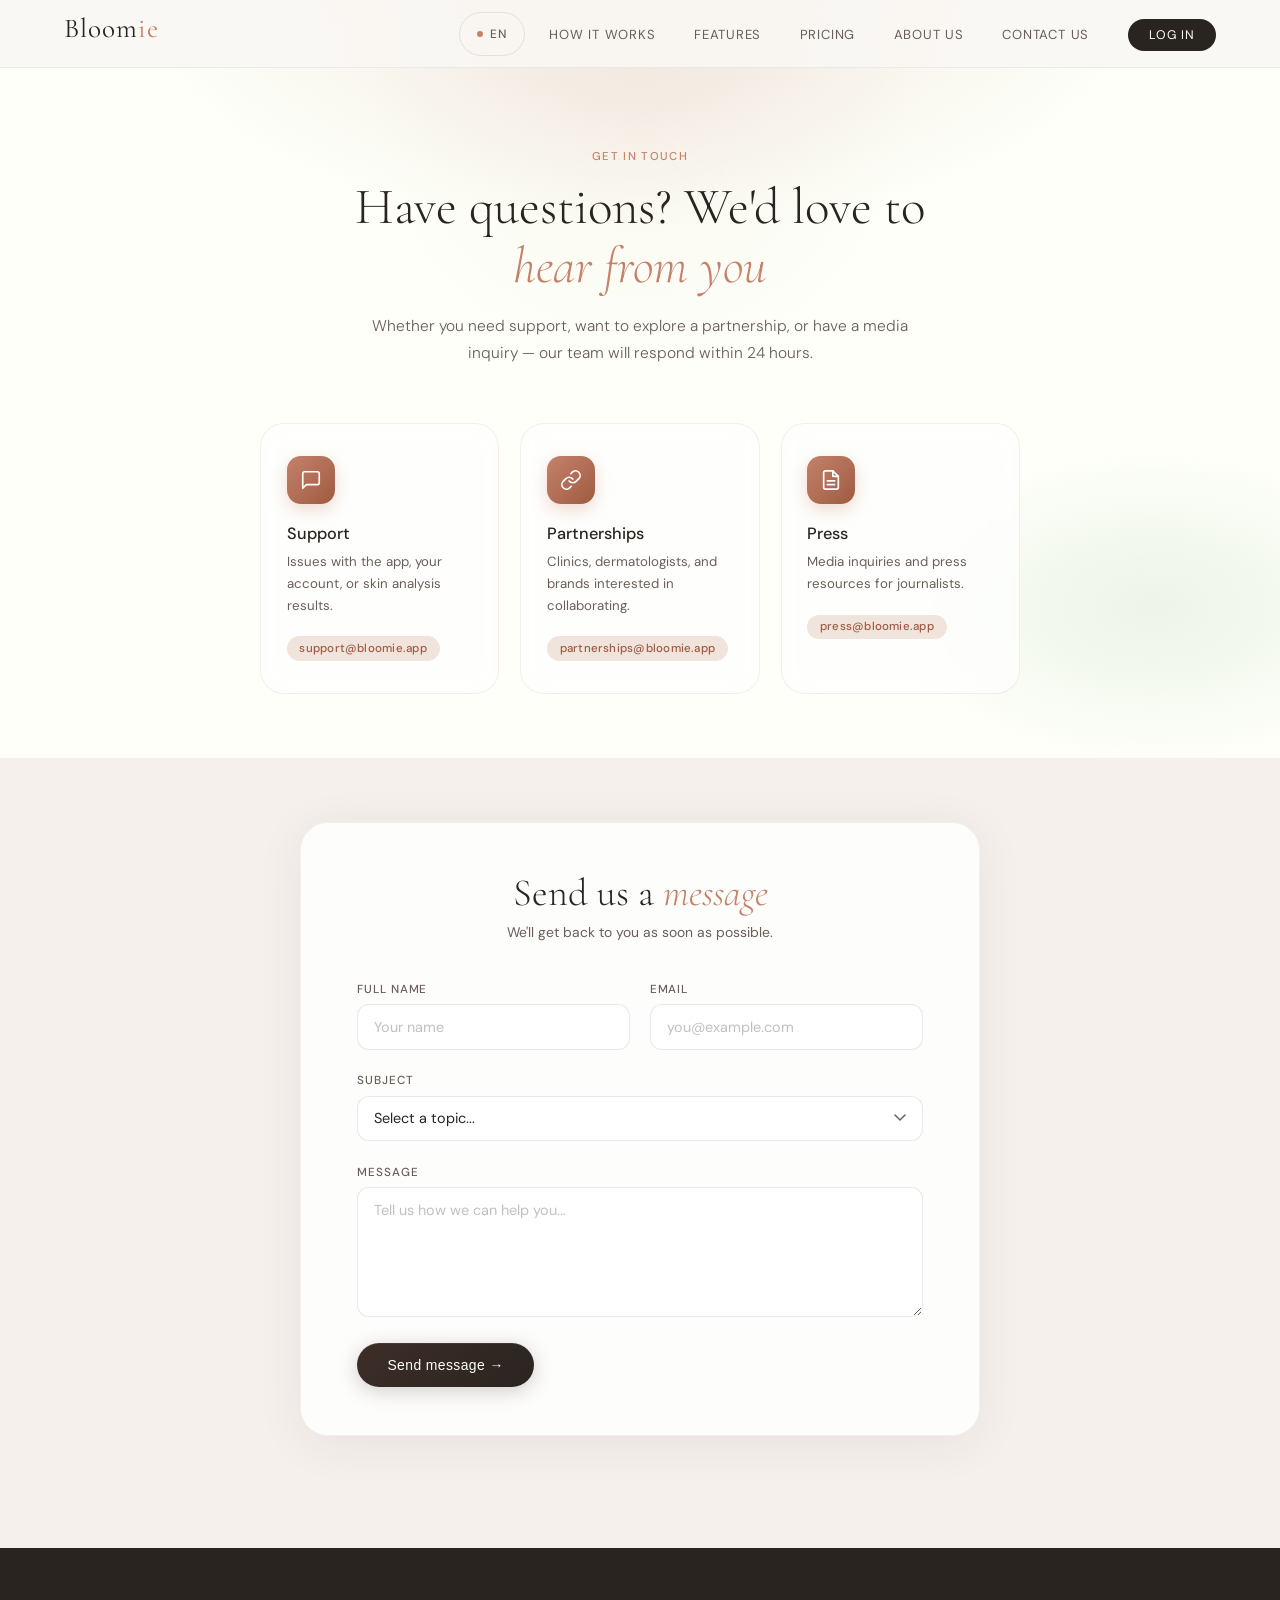
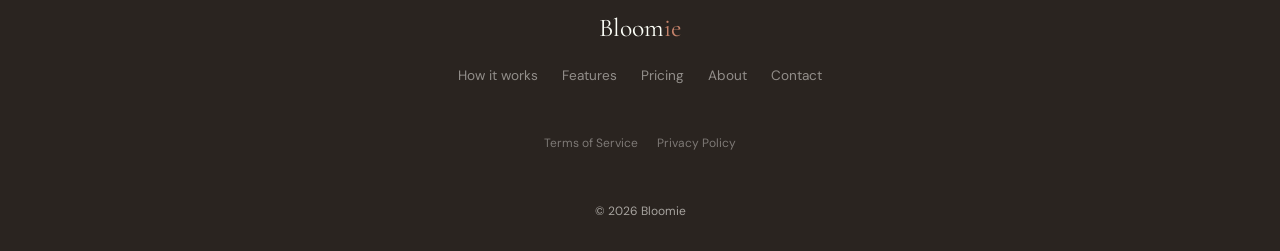
<file: contact.html>
<!doctype html>
<html lang="en">
  <head>
    <meta charset="UTF-8" />
    <meta name="viewport" content="width=device-width, initial-scale=1.0" />
    <title>Contact us — Bloomie</title>
    <meta name="description" content="Get in touch with the Bloomie team. Support, partnerships, or press — we're here for you." />
    <link rel="preconnect" href="https://fonts.googleapis.com" />
    <link rel="preconnect" href="https://fonts.gstatic.com" crossorigin />
    <link href="https://fonts.googleapis.com/css2?family=Cormorant+Garamond:ital,wght@0,300;0,400;0,500;1,300;1,400&family=DM+Sans:wght@300;400;500&display=swap" rel="stylesheet" />
    <link rel="stylesheet" href="/css/styles.css" />
  </head>
  <body>

    <nav id="site-nav" class="site-nav" role="navigation" aria-label="Main navigation">
      <a href="index.html" class="nav-logo" aria-label="Bloomie — home">Bloom<span>ie</span></a>
      <button class="nav-toggle" id="nav-toggle" aria-label="Toggle menu" aria-expanded="false">
        <span></span><span></span><span></span>
      </button>
      <button id="lang-btn" onclick="toggleLanguage()" class="lang-btn">EN</button>
      <ul class="nav-links">
        <li><a href="how-it-works.html" data-i18n="nav.how">How it works</a></li>
        <li><a href="features.html" data-i18n="nav.features">Features</a></li>
        <li><a href="pricing.html" data-i18n="nav.pricing">Pricing</a></li>
        <li><a href="about.html" data-i18n="nav.about">About us</a></li>
        <li><a href="contact.html" aria-current="page" data-i18n="nav.contact">Contact us</a></li>
        <li><a href="https://witty-beach-0bf4c770f.7.azurestaticapps.net" class="nav-cta" data-i18n="nav.login">Log in</a></li>
      </ul>
    </nav>

    <main>

      <!-- ── HERO ────────────────────────────────────────────── -->
      <section id="contact-hero" aria-labelledby="contact-title">
        <div class="contact-hero-inner">

          <span class="section-tag reveal" data-i18n="contact.eyebrow">Get in touch</span>

          <h1 class="section-title reveal" id="contact-title" data-i18n="contact.title">
            Have questions? We'd love to<br /><em>hear from you</em>
          </h1>

          <p class="section-sub reveal" data-i18n="contact.sub">
            Whether you need support, want to explore a partnership, or have a media inquiry — our team will respond within 24 hours.
          </p>

          <!-- Contact cards -->
          <div class="contact-cards reveal" role="list">

            <div class="contact-card" role="listitem">
              <div class="contact-card-icon" aria-hidden="true">
                <svg width="22" height="22" viewBox="0 0 24 24" fill="none" stroke="currentColor" stroke-width="1.8" stroke-linecap="round" stroke-linejoin="round">
                  <path d="M21 15a2 2 0 0 1-2 2H7l-4 4V5a2 2 0 0 1 2-2h14a2 2 0 0 1 2 2z"/>
                </svg>
              </div>
              <h3 class="contact-card-title" data-i18n="contact.card1.title">Support</h3>
              <p class="contact-card-desc" data-i18n="contact.card1.desc">Issues with the app, your account, or skin analysis results.</p>
              <a href="mailto:support@bloomie.app" class="contact-card-email">support@bloomie.app</a>
            </div>

            <div class="contact-card" role="listitem">
              <div class="contact-card-icon" aria-hidden="true">
                <svg width="22" height="22" viewBox="0 0 24 24" fill="none" stroke="currentColor" stroke-width="1.8" stroke-linecap="round" stroke-linejoin="round">
                  <path d="M10 13a5 5 0 0 0 7.54.54l3-3a5 5 0 0 0-7.07-7.07l-1.72 1.71"/>
                  <path d="M14 11a5 5 0 0 0-7.54-.54l-3 3a5 5 0 0 0 7.07 7.07l1.71-1.71"/>
                </svg>
              </div>
              <h3 class="contact-card-title" data-i18n="contact.card2.title">Partnerships</h3>
              <p class="contact-card-desc" data-i18n="contact.card2.desc">Clinics, dermatologists, and brands interested in collaborating.</p>
              <a href="mailto:partnerships@bloomie.app" class="contact-card-email">partnerships@bloomie.app</a>
            </div>

            <div class="contact-card" role="listitem">
              <div class="contact-card-icon" aria-hidden="true">
                <svg width="22" height="22" viewBox="0 0 24 24" fill="none" stroke="currentColor" stroke-width="1.8" stroke-linecap="round" stroke-linejoin="round">
                  <path d="M14 2H6a2 2 0 0 0-2 2v16a2 2 0 0 0 2 2h12a2 2 0 0 0 2-2V8z"/>
                  <polyline points="14 2 14 8 20 8"/>
                  <line x1="16" y1="13" x2="8" y2="13"/>
                  <line x1="16" y1="17" x2="8" y2="17"/>
                </svg>
              </div>
              <h3 class="contact-card-title" data-i18n="contact.card3.title">Press</h3>
              <p class="contact-card-desc" data-i18n="contact.card3.desc">Media inquiries and press resources for journalists.</p>
              <a href="mailto:press@bloomie.app" class="contact-card-email">press@bloomie.app</a>
            </div>

          </div>
        </div>
      </section>

      <!-- ── FORM ────────────────────────────────────────────── -->
      <section id="contact-form-section">
        <div class="contact-form-wrap reveal">

          <div class="contact-form-header">
            <h2 data-i18n="contact.form.title">Send us a <em>message</em></h2>
            <p data-i18n="contact.form.sub">We'll get back to you as soon as possible.</p>
          </div>

          <form class="contact-form" id="contact-form" novalidate>

            <div class="form-row">
              <div class="form-field">
                <label for="c-name" data-i18n="contact.label.name">Full name</label>
                <input
                  type="text"
                  id="c-name"
                  name="name"
                  required
                  autocomplete="name"
                  data-i18n-placeholder="contact.placeholder.name"
                  placeholder="Your name"
                />
              </div>
              <div class="form-field">
                <label for="c-email" data-i18n="contact.label.email">Email</label>
                <input
                  type="email"
                  id="c-email"
                  name="email"
                  required
                  autocomplete="email"
                  placeholder="you@example.com"
                />
              </div>
            </div>

            <div class="form-field">
              <label for="c-subject" data-i18n="contact.label.subject">Subject</label>
              <select id="c-subject" name="subject">
                <option value="" data-i18n="contact.opt.default">Select a topic...</option>
                <option value="support" data-i18n="contact.opt.support">App support</option>
                <option value="partnership" data-i18n="contact.opt.partnership">Partnership</option>
                <option value="press" data-i18n="contact.opt.press">Press</option>
                <option value="other" data-i18n="contact.opt.other">Other</option>
              </select>
            </div>

            <div class="form-field">
              <label for="c-message" data-i18n="contact.label.message">Message</label>
              <textarea
                id="c-message"
                name="message"
                rows="5"
                required
                data-i18n-placeholder="contact.placeholder.message"
                placeholder="Tell us how we can help you..."
              ></textarea>
            </div>

            <button type="submit" class="btn-primary" data-i18n="contact.submit">Send message →</button>

          </form>

          <!-- Success state -->
          <div class="contact-success" id="contact-success" role="status" aria-live="polite">
            <div class="contact-success-icon" aria-hidden="true">✓</div>
            <h3 data-i18n="contact.success.title">Message sent!</h3>
            <p data-i18n="contact.success.sub">Thank you for reaching out. We'll reply within 24 hours.</p>
          </div>

        </div>
      </section>

    </main>

    <footer class="site-footer" role="contentinfo">
      <div class="footer-inner">
        <div class="footer-brand">Bloom<span>ie</span></div>
        <nav class="footer-nav" aria-label="Secondary navigation">
          <a href="how-it-works.html" data-i18n="footer.how">How it works</a>
          <a href="features.html" data-i18n="footer.features">Features</a>
          <a href="pricing.html" data-i18n="footer.pricing">Pricing</a>
          <a href="about.html" data-i18n="footer.about">About</a>
          <a href="contact.html" data-i18n="footer.contact">Contact</a>
        </nav>
        <nav class="footer-legal" aria-label="Legal">
          <a href="terms.html" data-i18n="footer.terms">Terms of Service</a>
          <a href="privacy.html" data-i18n="footer.privacy">Privacy Policy</a>
        </nav>
      </div>
      <p class="footer-copy">© 2026 Bloomie</p>
    </footer>

    <script src="js/i18n.js"></script>
    <script>
      const form = document.getElementById("contact-form");
      const successEl = document.getElementById("contact-success");

      if (form) {
        form.addEventListener("submit", (e) => {
          e.preventDefault();
          form.style.display = "none";
          successEl.classList.add("visible");
        });
      }
    </script>

  </body>
</html>
</file>
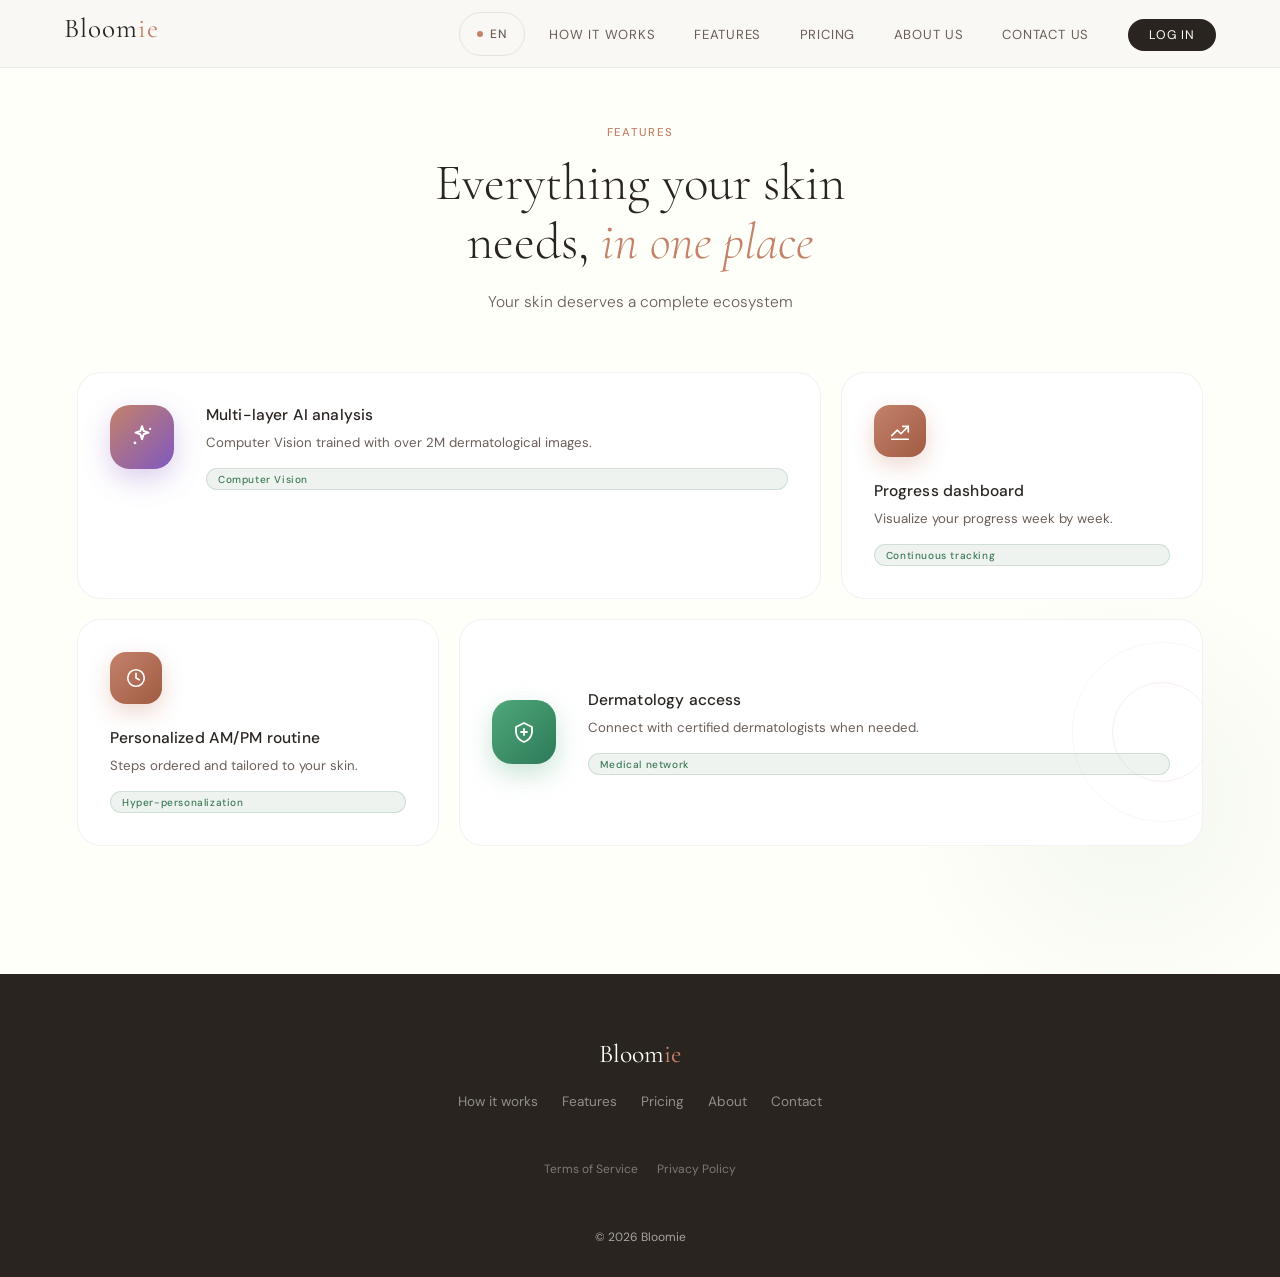
<file: features.html>
<!doctype html>
<html lang="en">
  <head>
    <meta charset="UTF-8" />
    <meta name="viewport" content="width=device-width, initial-scale=1.0" />
    <title>Features — Bloomie</title>
    <link rel="preconnect" href="https://fonts.googleapis.com" />
    <link rel="preconnect" href="https://fonts.gstatic.com" crossorigin />
    <link href="https://fonts.googleapis.com/css2?family=Cormorant+Garamond:ital,wght@0,300;0,400;0,500;1,300;1,400&family=DM+Sans:wght@300;400;500&display=swap" rel="stylesheet" />
    <link rel="stylesheet" href="/css/styles.css" />
  </head>

  <body>
    <nav id="site-nav" class="site-nav" role="navigation" aria-label="Main navigation">
      <a href="index.html" class="nav-logo" aria-label="Bloomie — home">Bloom<span>ie</span></a>
      <button class="nav-toggle" id="nav-toggle" aria-label="Toggle menu" aria-expanded="false">
        <span></span><span></span><span></span>
      </button>
      <button id="lang-btn" onclick="toggleLanguage()" class="lang-btn">EN</button>
      <ul class="nav-links">
        <li><a href="how-it-works.html" data-i18n="nav.how">How it works</a></li>
        <li><a href="features.html" aria-current="page" data-i18n="nav.features">Features</a></li>
        <li><a href="pricing.html" data-i18n="nav.pricing">Pricing</a></li>
        <li><a href="about.html" data-i18n="nav.about">About us</a></li>
        <li><a href="contact.html" data-i18n="nav.contact">Contact us</a></li>
        <li><a href="https://witty-beach-0bf4c770f.7.azurestaticapps.net" class="nav-cta" data-i18n="nav.login">Log in</a></li>
      </ul>
    </nav>

    <main>
      <section id="features" aria-labelledby="features-title">

        <div class="features-header reveal">
          <span class="section-tag" data-i18n="features.tag">Features</span>
          <h1 class="section-title" id="features-title" data-i18n="features.title">
            Everything your skin<br />needs, <em>in one place</em>
          </h1>
          <p class="section-sub" data-i18n="features.subtitle">
            You are not a questionnaire. Your skin deserves a complete ecosystem.
          </p>
        </div>

        <div class="features-grid reveal" role="list">

          <!-- Card 1: AI Analysis — wide (spans 2 cols) -->
          <article class="feat-card" role="listitem">
            <div class="feat-icon-wrap" aria-hidden="true">
              <svg width="26" height="26" viewBox="0 0 24 24" fill="none" stroke="currentColor" stroke-width="1.8" stroke-linecap="round" stroke-linejoin="round">
                <path d="M12 2l1.5 4.5L18 8l-4.5 1.5L12 14l-1.5-4.5L6 8l4.5-1.5z"/>
                <circle cx="5.5" cy="17.5" r="1.3" fill="currentColor" stroke="none"/>
                <circle cx="19.5" cy="4.5" r="1" fill="currentColor" stroke="none"/>
              </svg>
            </div>
            <div class="feat-body">
              <h2 class="feat-title" data-i18n="features.ai.title">Multi-layer AI analysis</h2>
              <p class="feat-desc" data-i18n="features.ai.desc">
                Computer Vision trained with over 2M dermatological images.
                Detects 12+ conditions with clinical precision.
              </p>
              <span class="feat-tag" data-i18n="features.ai.tag">Computer Vision</span>
            </div>
          </article>

          <!-- Card 2: Progress Dashboard -->
          <article class="feat-card" role="listitem">
            <div class="feat-icon-wrap" aria-hidden="true">
              <svg width="22" height="22" viewBox="0 0 24 24" fill="none" stroke="currentColor" stroke-width="1.8" stroke-linecap="round" stroke-linejoin="round">
                <polyline points="3 17 9 11 13 15 21 7"/>
                <polyline points="15 7 21 7 21 13"/>
                <line x1="3" y1="21" x2="21" y2="21"/>
              </svg>
            </div>
            <div class="feat-body">
              <h2 class="feat-title" data-i18n="features.dashboard.title">Progress dashboard</h2>
              <p class="feat-desc" data-i18n="features.dashboard.desc">
                Visualize your progress week by week. Compare before/after photos with AI overlays and clear graphs.
              </p>
              <span class="feat-tag" data-i18n="features.dashboard.tag">Continuous tracking</span>
            </div>
          </article>

          <!-- Card 3: AM/PM Routine -->
          <article class="feat-card" role="listitem">
            <div class="feat-icon-wrap" aria-hidden="true">
              <svg width="22" height="22" viewBox="0 0 24 24" fill="none" stroke="currentColor" stroke-width="1.8" stroke-linecap="round">
                <circle cx="12" cy="12" r="9"/>
                <polyline points="12 7 12 12 15.5 14"/>
              </svg>
            </div>
            <div class="feat-body">
              <h2 class="feat-title" data-i18n="features.routine.title">Personalized AM/PM routine</h2>
              <p class="feat-desc" data-i18n="features.routine.desc">
                Steps ordered, active ingredients recommended, usage times.
                Your routine is unique, like your skin.
              </p>
              <span class="feat-tag" data-i18n="features.routine.tag">Hyper-personalization</span>
            </div>
          </article>

          <!-- Card 4: Dermatology — wide (spans 2 cols) -->
          <article class="feat-card feat-card--wide" role="listitem">
            <div class="feat-icon-wrap" aria-hidden="true">
              <svg width="24" height="24" viewBox="0 0 24 24" fill="none" stroke="currentColor" stroke-width="1.8" stroke-linecap="round" stroke-linejoin="round">
                <path d="M12 3l8 4v5c0 4.4-3.4 8.5-8 10-4.6-1.5-8-5.6-8-10V7z"/>
                <line x1="12" y1="9" x2="12" y2="15"/>
                <line x1="9" y1="12" x2="15" y2="12"/>
              </svg>
            </div>
            <div class="feat-body">
              <h2 class="feat-title" data-i18n="features.derm.title">Dermatology access</h2>
              <p class="feat-desc" data-i18n="features.derm.desc">
                When the AI detects conditions requiring professional attention,
                it connects you with certified dermatologists.
              </p>
              <span class="feat-tag" data-i18n="features.derm.tag">Medical network</span>
            </div>
            <div class="feat-banner-deco" aria-hidden="true">
              <span class="feat-deco-ring"></span>
              <span class="feat-deco-ring feat-deco-ring--lg"></span>
            </div>
          </article>

        </div>

      </section>
    </main>

    <footer class="site-footer" role="contentinfo">
      <div class="footer-inner">
        <div class="footer-brand">Bloom<span>ie</span></div>
        <nav class="footer-nav" aria-label="Secondary navigation">
          <a href="how-it-works.html" data-i18n="footer.how">How it works</a>
          <a href="features.html" data-i18n="footer.features">Features</a>
          <a href="pricing.html" data-i18n="footer.pricing">Pricing</a>
          <a href="about.html" data-i18n="footer.about">About</a>
          <a href="contact.html" data-i18n="footer.contact">Contact</a>
        </nav>
        <nav class="footer-legal" aria-label="Legal">
          <a href="terms.html" data-i18n="footer.terms">Terms of Service</a>
          <a href="privacy.html" data-i18n="footer.privacy">Privacy Policy</a>
        </nav>
      </div>
      <p class="footer-copy">© 2026 Bloomie</p>
    </footer>

    <script src="js/i18n.js"></script>
  </body>
</html>
</file>
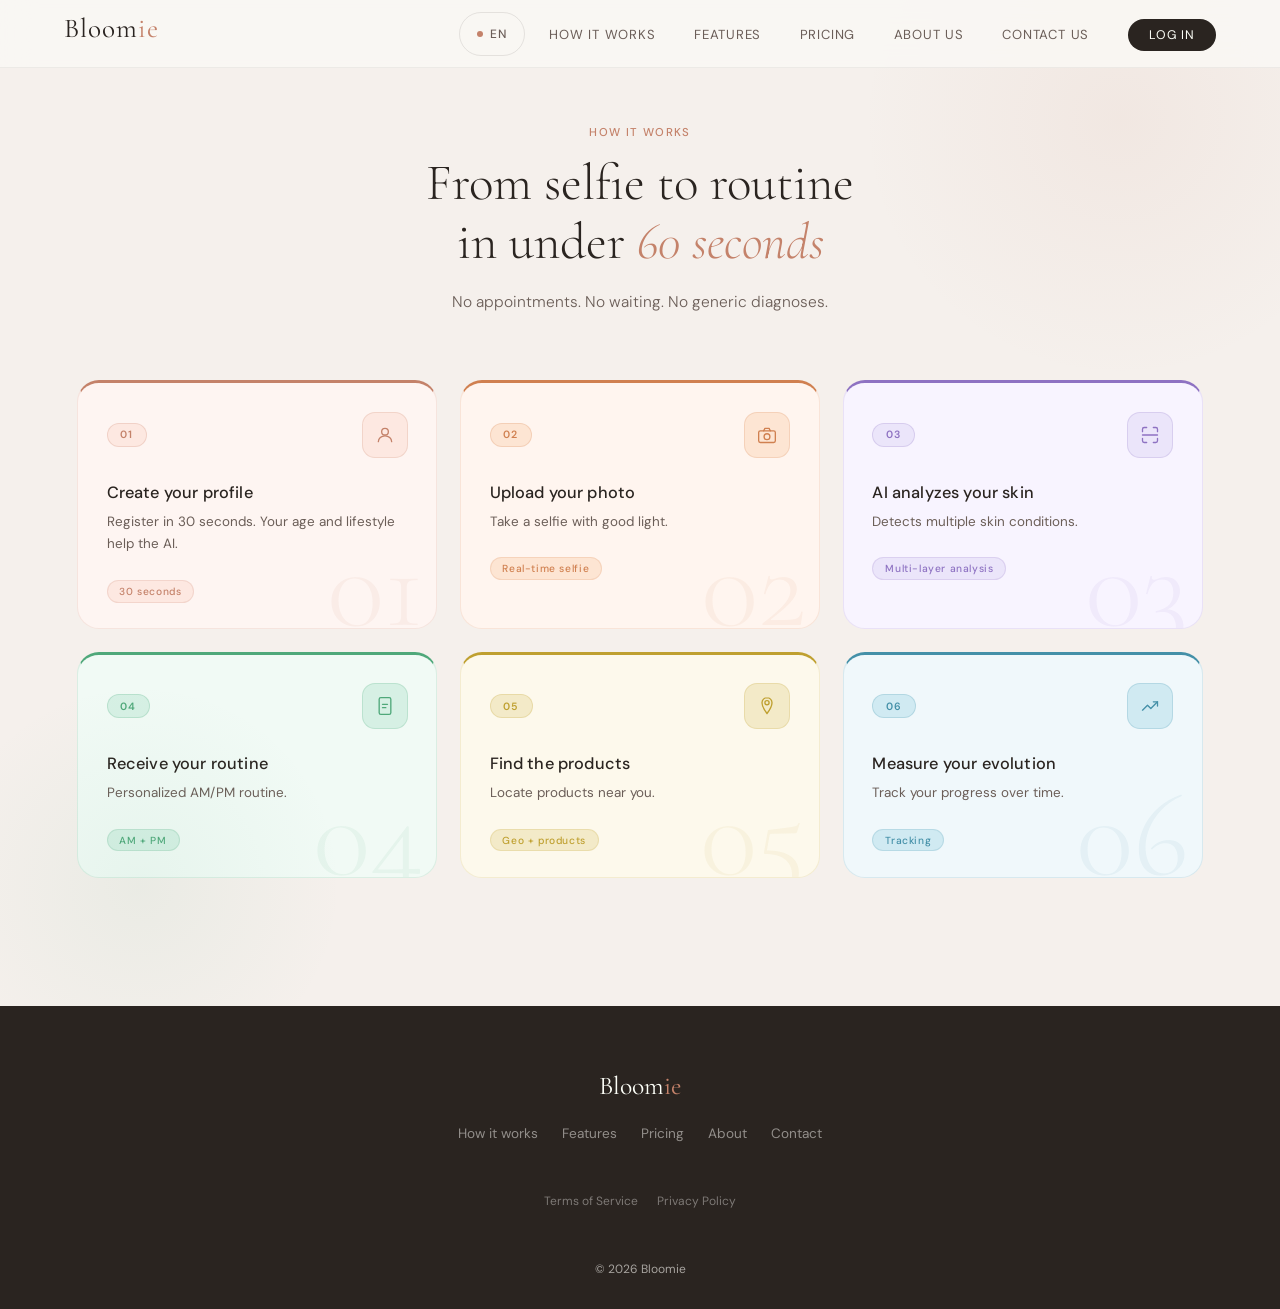
<file: how-it-works.html>
<!doctype html>
<html lang="en">
  <head>
    <meta charset="UTF-8" />
    <meta name="viewport" content="width=device-width, initial-scale=1.0" />
    <title>How it works — Bloomie</title>
    <link rel="preconnect" href="https://fonts.googleapis.com" />
    <link rel="preconnect" href="https://fonts.gstatic.com" crossorigin />
    <link href="https://fonts.googleapis.com/css2?family=Cormorant+Garamond:ital,wght@0,300;0,400;0,500;1,300;1,400&family=DM+Sans:wght@300;400;500&display=swap" rel="stylesheet" />
    <link rel="stylesheet" href="/css/styles.css" />
  </head>

  <body>
    <!-- NAV -->
    <nav id="site-nav" class="site-nav" role="navigation" aria-label="Main navigation">
      <a href="index.html" class="nav-logo" aria-label="Bloomie — home">Bloom<span>ie</span></a>
      <button class="nav-toggle" id="nav-toggle" aria-label="Toggle menu" aria-expanded="false">
        <span></span><span></span><span></span>
      </button>
      <button id="lang-btn" onclick="toggleLanguage()" class="lang-btn">EN</button>
      <ul class="nav-links">
        <li><a href="how-it-works.html" aria-current="page" data-i18n="nav.how">How it works</a></li>
        <li><a href="features.html" data-i18n="nav.features">Features</a></li>
        <li><a href="pricing.html" data-i18n="nav.pricing">Pricing</a></li>
        <li><a href="about.html" data-i18n="nav.about">About us</a></li>
        <li><a href="contact.html" data-i18n="nav.contact">Contact us</a></li>
        <li><a href="https://witty-beach-0bf4c770f.7.azurestaticapps.net" class="nav-cta" data-i18n="nav.login">Log in</a></li>
      </ul>
    </nav>

    <main>
      <section id="how" aria-labelledby="how-title">

        <!-- Header -->
        <div class="how-header reveal">
          <span class="section-tag" data-i18n="how.tag">How it works</span>
          <h1 class="section-title" id="how-title" data-i18n="how.title">
            From selfie to routine<br />in under <em>60 seconds</em>
          </h1>
          <p class="section-sub" data-i18n="how.subtitle">
            No appointments. No waiting. No generic diagnoses.
          </p>
        </div>

        <!-- Steps grid -->
        <div class="how-grid reveal" role="list">

          <!-- Step 1 -->
          <article class="step-card" data-step="01" role="listitem">
            <div class="step-card-header">
              <span class="step-num-pill">01</span>
              <div class="step-icon-wrap" aria-hidden="true">
                <svg width="20" height="20" viewBox="0 0 24 24" fill="none" stroke="currentColor" stroke-width="1.6" stroke-linecap="round" stroke-linejoin="round">
                  <circle cx="12" cy="8" r="4"/>
                  <path d="M4 20c0-3.8 3.6-7 8-7s8 3.2 8 7"/>
                </svg>
              </div>
            </div>
            <h2 class="step-card-title" data-i18n="how.step1.title">Create your profile</h2>
            <p class="step-card-desc" data-i18n="how.step1.desc">Register in 30 seconds. Your age, lifestyle and concerns give the context that the AI needs.</p>
            <span class="step-badge" data-i18n="how.step1.badge">30 seconds</span>
          </article>

          <!-- Step 2 -->
          <article class="step-card" data-step="02" role="listitem">
            <div class="step-card-header">
              <span class="step-num-pill">02</span>
              <div class="step-icon-wrap" aria-hidden="true">
                <svg width="20" height="20" viewBox="0 0 24 24" fill="none" stroke="currentColor" stroke-width="1.6" stroke-linecap="round" stroke-linejoin="round">
                  <rect x="2" y="7" width="20" height="14" rx="2"/>
                  <path d="M8 7l1.5-3h5L16 7"/>
                  <circle cx="12" cy="14" r="3.5"/>
                </svg>
              </div>
            </div>
            <h2 class="step-card-title" data-i18n="how.step2.title">Upload your photo</h2>
            <p class="step-card-desc" data-i18n="how.step2.desc">Take a selfie with good light. Our capture guide ensures the perfect angle for analysis.</p>
            <span class="step-badge" data-i18n="how.step2.badge">Real-time selfie</span>
          </article>

          <!-- Step 3 -->
          <article class="step-card" data-step="03" role="listitem">
            <div class="step-card-header">
              <span class="step-num-pill">03</span>
              <div class="step-icon-wrap" aria-hidden="true">
                <svg width="20" height="20" viewBox="0 0 24 24" fill="none" stroke="currentColor" stroke-width="1.6" stroke-linecap="round">
                  <path d="M3 8V5a2 2 0 0 1 2-2h3M16 3h3a2 2 0 0 1 2 2v3M21 16v3a2 2 0 0 1-2 2h-3M8 21H5a2 2 0 0 1-2-2v-3"/>
                  <line x1="3" y1="12" x2="21" y2="12"/>
                </svg>
              </div>
            </div>
            <h2 class="step-card-title" data-i18n="how.step3.title">AI analyzes your skin</h2>
            <p class="step-card-desc" data-i18n="how.step3.desc">Our model detects over 12 skin conditions.</p>
            <span class="step-badge" data-i18n="how.step3.badge">Multi-layer analysis</span>
          </article>

          <!-- Step 4 -->
          <article class="step-card" data-step="04" role="listitem">
            <div class="step-card-header">
              <span class="step-num-pill">04</span>
              <div class="step-icon-wrap" aria-hidden="true">
                <svg width="20" height="20" viewBox="0 0 24 24" fill="none" stroke="currentColor" stroke-width="1.6" stroke-linecap="round">
                  <rect x="5" y="2" width="14" height="20" rx="2"/>
                  <line x1="9" y1="10" x2="15" y2="10"/>
                  <line x1="9" y1="14" x2="13" y2="14"/>
                </svg>
              </div>
            </div>
            <h2 class="step-card-title" data-i18n="how.step4.title">Receive your routine</h2>
            <p class="step-card-desc" data-i18n="how.step4.desc">AM/PM personalized with prioritized steps.</p>
            <span class="step-badge" data-i18n="how.step4.badge">AM + PM personalized</span>
          </article>

          <!-- Step 5 -->
          <article class="step-card" data-step="05" role="listitem">
            <div class="step-card-header">
              <span class="step-num-pill">05</span>
              <div class="step-icon-wrap" aria-hidden="true">
                <svg width="20" height="20" viewBox="0 0 24 24" fill="none" stroke="currentColor" stroke-width="1.6" stroke-linecap="round">
                  <path d="M12 2C8.7 2 6 4.7 6 8c0 5 6 13 6 13s6-8 6-13c0-3.3-2.7-6-6-6z"/>
                  <circle cx="12" cy="8" r="2.5"/>
                </svg>
              </div>
            </div>
            <h2 class="step-card-title" data-i18n="how.step5.title">Find the products</h2>
            <p class="step-card-desc" data-i18n="how.step5.desc">Each ingredient is mapped to real products.</p>
            <span class="step-badge" data-i18n="how.step5.badge">Real products + geo</span>
          </article>

          <!-- Step 6 -->
          <article class="step-card" data-step="06" role="listitem">
            <div class="step-card-header">
              <span class="step-num-pill">06</span>
              <div class="step-icon-wrap" aria-hidden="true">
                <svg width="20" height="20" viewBox="0 0 24 24" fill="none" stroke="currentColor" stroke-width="1.6" stroke-linecap="round" stroke-linejoin="round">
                  <polyline points="3 17 9 11 13 15 21 7"/>
                  <polyline points="16 7 21 7 21 12"/>
                </svg>
              </div>
            </div>
            <h2 class="step-card-title" data-i18n="how.step6.title">Measure your evolution</h2>
            <p class="step-card-desc" data-i18n="how.step6.desc">Weekly check-in and progress tracking.</p>
            <span class="step-badge" data-i18n="how.step6.badge">Visual tracking</span>
          </article>

        </div>

      </section>
    </main>

    <footer class="site-footer" role="contentinfo">
      <div class="footer-inner">
        <div class="footer-brand">Bloom<span>ie</span></div>
        <nav class="footer-nav">
          <a href="how-it-works.html" data-i18n="footer.how">How it works</a>
          <a href="features.html" data-i18n="footer.features">Features</a>
          <a href="pricing.html" data-i18n="footer.pricing">Pricing</a>
          <a href="about.html" data-i18n="footer.about">About</a>
          <a href="contact.html" data-i18n="footer.contact">Contact</a>
        </nav>
        <nav class="footer-legal">
          <a href="terms.html" data-i18n="footer.terms">Terms of Service</a>
          <a href="privacy.html" data-i18n="footer.privacy">Privacy Policy</a>
        </nav>
      </div>
      <p class="footer-copy">© 2026 Bloomie</p>
    </footer>

    <script src="js/i18n.js"></script>
  </body>
</html>
</file>
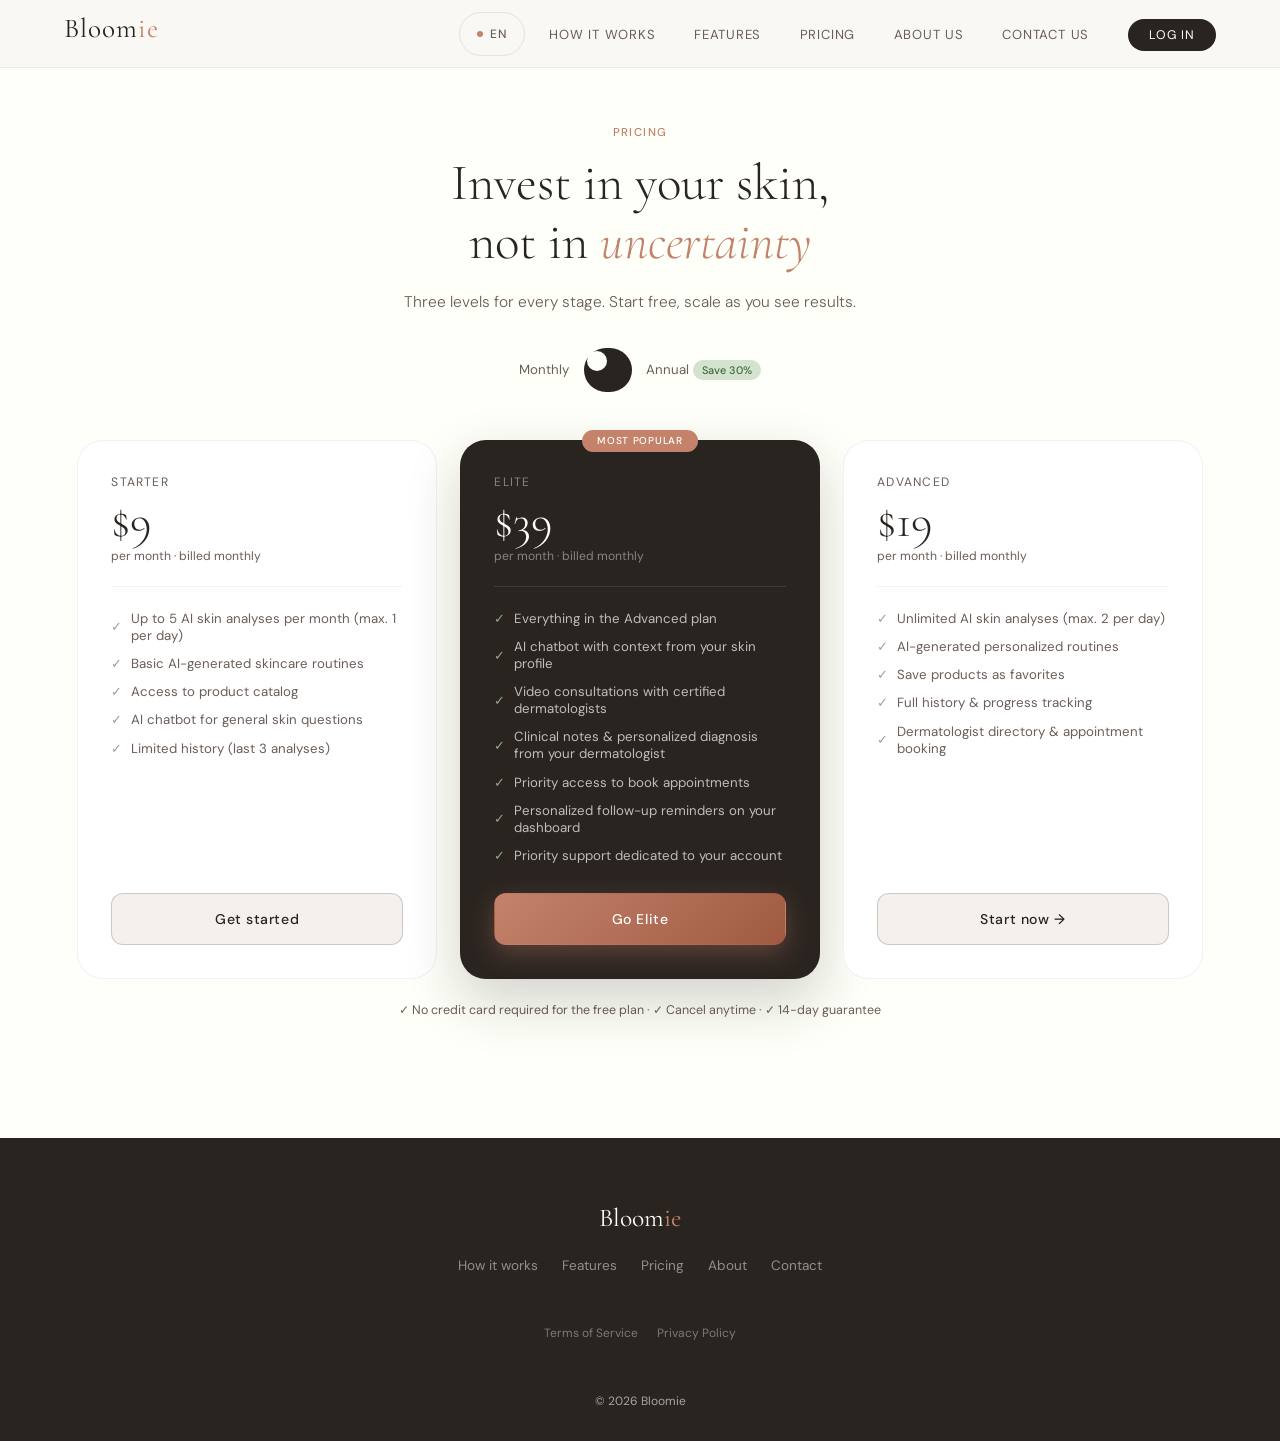
<file: pricing.html>
<!doctype html>
<html lang="en">
<head>
    <meta charset="UTF-8" />
    <meta name="viewport" content="width=device-width, initial-scale=1.0" />
    <title>Pricing — Bloomie</title>
    <meta name="description" content="Start free and scale as you see results. Three Bloomie plans: Essential (free), Bloom Pro, and Clinical." />
    <link rel="preconnect" href="https://fonts.googleapis.com" />
    <link rel="preconnect" href="https://fonts.gstatic.com" crossorigin />
    <link href="https://fonts.googleapis.com/css2?family=Cormorant+Garamond:ital,wght@0,300;0,400;0,500;1,300;1,400&family=DM+Sans:wght@300;400;500&display=swap" rel="stylesheet" />
    <link rel="stylesheet" href="/css/styles.css" />
</head>
<body>

<nav id="site-nav" class="site-nav" role="navigation" aria-label="Main navigation">
    <a href="index.html" class="nav-logo" aria-label="Bloomie — home">Bloom<span>ie</span></a>
    <button class="nav-toggle" id="nav-toggle" aria-label="Toggle menu" aria-expanded="false"><span></span><span></span><span></span></button>

    <!-- BOTÓN IDIOMA -->
    <button id="lang-btn" onclick="toggleLanguage()" class="lang-btn">EN</button>

    <ul class="nav-links">
        <li><a href="how-it-works.html" data-i18n="nav.how">How it works</a></li>
        <li><a href="features.html" data-i18n="nav.features">Features</a></li>
        <li><a href="pricing.html" aria-current="page" data-i18n="nav.pricing">Pricing</a></li>
        <li><a href="about.html" data-i18n="nav.about">About us</a></li>
        <li><a href="contact.html" data-i18n="nav.contact">Contact us</a></li>
        <li><a href="https://witty-beach-0bf4c770f.7.azurestaticapps.net" class="nav-cta" data-i18n="nav.login">Log in</a></li>
    </ul>
</nav>

<main>
    <section id="pricing" aria-labelledby="pricing-title">

        <div class="pricing-header reveal">
            <span class="section-tag" data-i18n="pricing.tag">Pricing</span>
            <h1 class="section-title" id="pricing-title" data-i18n="pricing.title">
              Invest in your skin,<br />not in <em>uncertainty</em>
            </h1>
            <p class="section-sub" data-i18n="pricing.subtitle">
                Three levels for every stage. Start free, scale as you see results.
            </p>
        </div>

        <!-- Billing toggle -->
        <div class="pricing-toggle reveal" aria-label="Billing selector">
            <span class="toggle-label" data-i18n="toggle.monthly">Monthly</span>
            <button class="toggle-btn" id="billing-toggle" aria-pressed="false" aria-label="Activate annual billing">
                <span class="toggle-knob"></span>
            </button>
            <span class="toggle-label">
            <span data-i18n="toggle.annual">Annual</span>
            <span class="save-badge" data-i18n="toggle.save">Save 30%</span>
          </span>
        </div>

        <!-- Plans -->
        <div class="plans-grid reveal" role="list">

            <!-- Starter Plan -->
            <div class="plan-card" role="listitem" aria-label="Starter Plan">
                <p class="plan-name" data-i18n="pricing.starter.name">Starter</p>
                <div class="plan-price">$9</div>
                <p class="plan-period" data-i18n="pricing.starter.period">per month · billed monthly</p>
                <div class="plan-divider" aria-hidden="true"></div>
                <ul class="plan-features" aria-label="Starter plan features">
                    <li data-i18n="pricing.starter.f1">Up to 5 AI skin analyses per month (max. 1 per day)</li>
                    <li data-i18n="pricing.starter.f2">Basic AI-generated skincare routines</li>
                    <li data-i18n="pricing.starter.f3">Access to product catalog</li>
                    <li data-i18n="pricing.starter.f4">AI chatbot for general skin questions</li>
                    <li data-i18n="pricing.starter.f5">Limited history (last 3 analyses)</li>
                </ul>
                <!-- Starter button -->
                <button class="btn-plan"
                        data-i18n="pricing.starter.cta"
                        onclick="window.location.href='https://witty-beach-0bf4c770f.7.azurestaticapps.net/iam/sign-in'">
                        Get started
                </button>            
            </div>

            <!-- Elite Plan (FEATURED) -->
            <div class="plan-card featured" role="listitem" aria-label="Elite Plan — most popular">
                <div class="plan-badge" aria-hidden="true" data-i18n="pricing.badge">Most popular</div>
                <p class="plan-name" data-i18n="pricing.elite.name">Elite</p>
                <div class="plan-price">$39</div>
                <p class="plan-period" data-i18n="pricing.elite.period">per month · billed monthly</p>
                <div class="plan-divider" aria-hidden="true"></div>
                <ul class="plan-features" aria-label="Elite plan features">
                    <li data-i18n="pricing.elite.f1">Everything in the Advanced plan</li>
                    <li data-i18n="pricing.elite.f2">AI chatbot with context from your skin profile</li>
                    <li data-i18n="pricing.elite.f3">Video consultations with certified dermatologists</li>
                    <li data-i18n="pricing.elite.f4">Clinical notes & personalized diagnosis from your dermatologist</li>
                    <li data-i18n="pricing.elite.f5">Priority access to book appointments</li>
                    <li data-i18n="pricing.elite.f6">Personalized follow-up reminders on your dashboard</li>
                    <li data-i18n="pricing.elite.f7">Priority support dedicated to your account</li>
                </ul>
                <!-- Elite button -->
                <button class="btn-plan feat"
                        data-i18n="pricing.elite.cta"
                        onclick="window.location.href='https://witty-beach-0bf4c770f.7.azurestaticapps.net/iam/sign-in'">
                  Go Elite
                </button>
            </div>

            <!-- Advanced Plan -->
            <div class="plan-card" role="listitem" aria-label="Advanced Plan">
                <p class="plan-name" data-i18n="pricing.advanced.name">Advanced</p>
                <div class="plan-price">$19</div>
                <p class="plan-period" data-i18n="pricing.advanced.period">per month · billed monthly</p>
                <div class="plan-divider" aria-hidden="true"></div>
                <ul class="plan-features" aria-label="Advanced plan features">
                    <li data-i18n="pricing.advanced.f1">Unlimited AI skin analyses (max. 2 per day)</li>
                    <li data-i18n="pricing.advanced.f2">AI-generated personalized routines</li>
                    <li data-i18n="pricing.advanced.f3">Save products as favorites</li>
                    <li data-i18n="pricing.advanced.f4">Full history & progress tracking</li>
                    <li data-i18n="pricing.advanced.f5">Dermatologist directory & appointment booking</li>
                </ul>
                <!-- Advanced button -->
                <button class="btn-plan"
                        data-i18n="pricing.advanced.cta"
                        onclick="window.location.href='https://witty-beach-0bf4c770f.7.azurestaticapps.net/iam/sign-in'">
                  Start now →
                </button>
            </div>

        </div>

        <p class="pricing-note reveal" data-i18n="pricing.note">
            ✓ No credit card required for the free plan · ✓ Cancel anytime · ✓ 14-day guarantee
        </p>

    </section>
</main>

<footer class="site-footer" role="contentinfo">
    <div class="footer-inner">
        <div class="footer-brand">Bloom<span>ie</span></div>
        <nav class="footer-nav" aria-label="Secondary navigation">
            <a href="how-it-works.html" data-i18n="footer.how">How it works</a>
            <a href="features.html" data-i18n="footer.features">Features</a>
            <a href="pricing.html" data-i18n="footer.pricing">Pricing</a>
            <a href="about.html" data-i18n="footer.about">About</a>
            <a href="contact.html" data-i18n="footer.contact">Contact</a>
        </nav>
        <nav class="footer-legal" aria-label="Legal">
            <a href="terms.html" data-i18n="footer.terms">Terms of Service</a>
            <a href="privacy.html" data-i18n="footer.privacy">Privacy Policy</a>
        </nav>
    </div>
    <p class="footer-copy">© 2026 Bloomie</p>
</footer>

<script src="js/i18n.js"></script>
<script>
  const PRICES = {
    monthly: { starter: 9,  advanced: 19, elite: 39 },
    annual:  { starter: 6,  advanced: 13, elite: 27 }
  };

  const billingToggle = document.getElementById("billing-toggle");
  let isAnnual = false;

  function updatePrices() {
    const prices = PRICES[isAnnual ? "annual" : "monthly"];

    document.querySelector('[aria-label="Starter Plan"] .plan-price').textContent  = "$" + prices.starter;
    document.querySelector('[aria-label="Advanced Plan"] .plan-price').textContent = "$" + prices.advanced;
    document.querySelector('[aria-label="Elite Plan — most popular"] .plan-price').textContent = "$" + prices.elite;

    document.querySelectorAll(".plan-period").forEach(el => {
      el.textContent = isAnnual
        ? el.textContent.replace("billed monthly", "billed annually")
        : el.textContent.replace("billed annually", "billed monthly");
    });
  }

  billingToggle.addEventListener("click", () => {
    isAnnual = !isAnnual;
    billingToggle.classList.toggle("active", isAnnual);
    billingToggle.setAttribute("aria-pressed", isAnnual);
    updatePrices();
  });
</script>
</body>
</html>
</file>
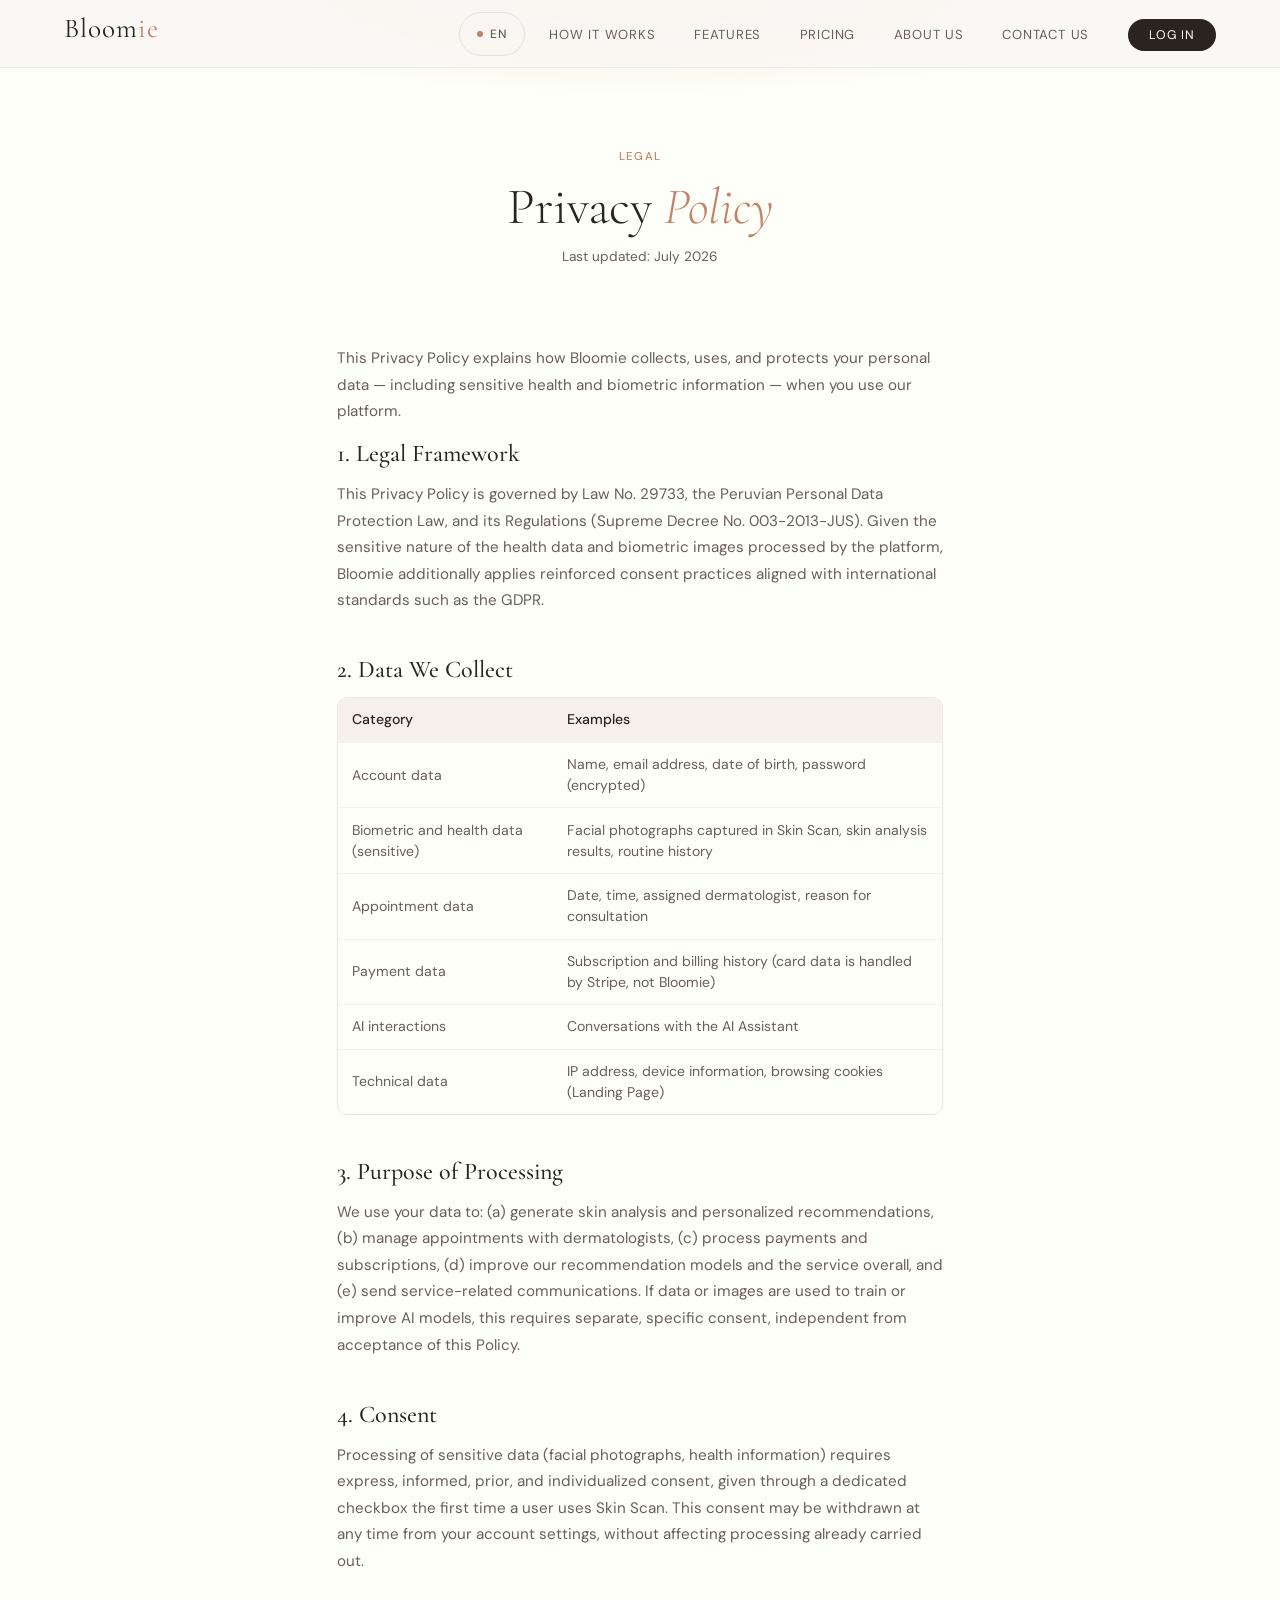
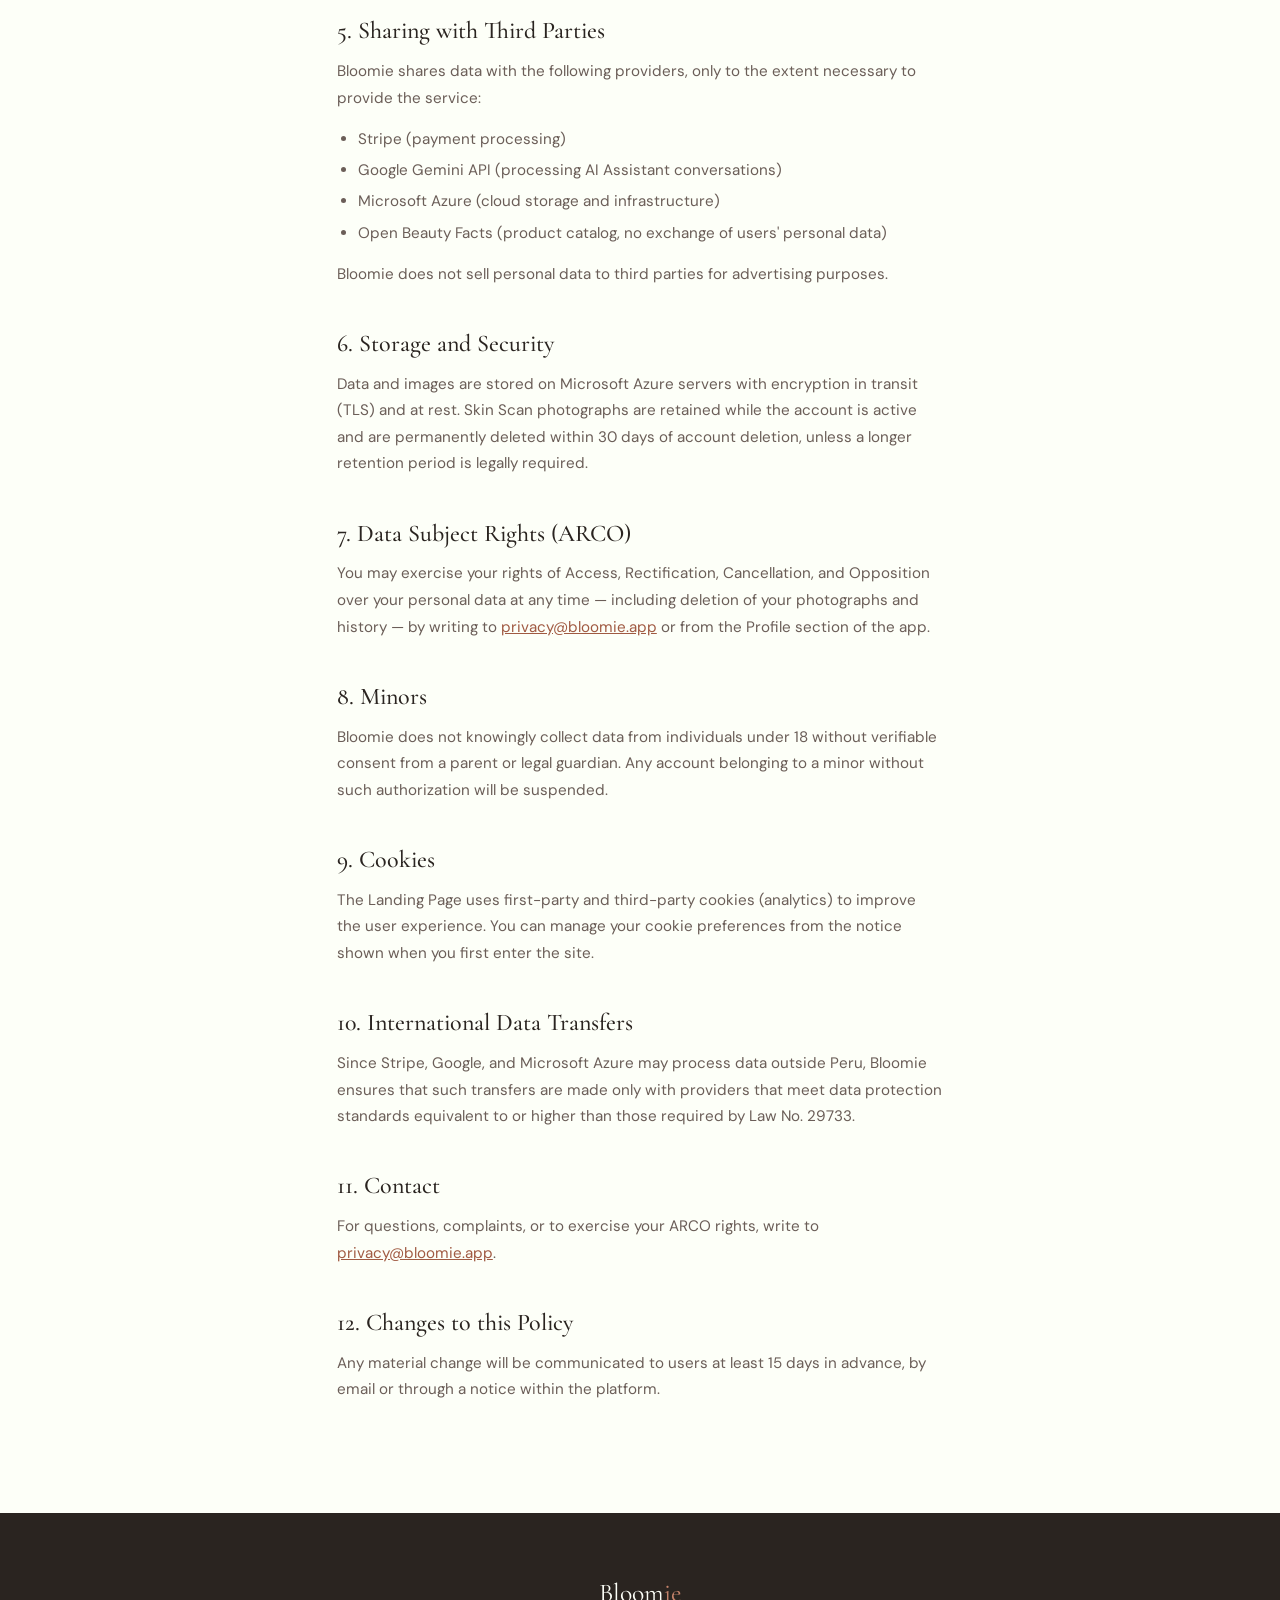
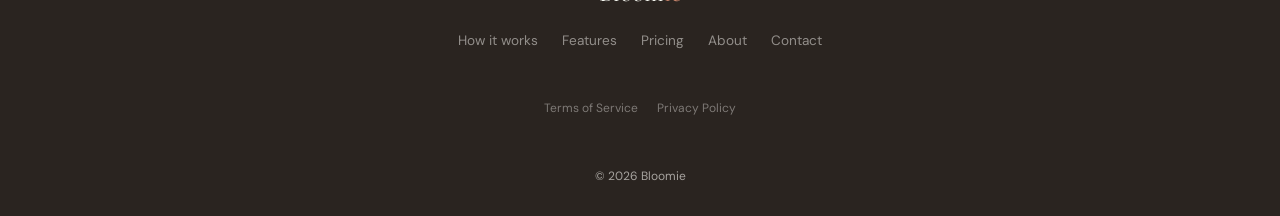
<file: privacy.html>
<!doctype html>
<html lang="en">
  <head>
    <meta charset="UTF-8" />
    <meta name="viewport" content="width=device-width, initial-scale=1.0" />
    <title>Privacy Policy — Bloomie</title>
    <meta name="description" content="Privacy Policy explaining how Bloomie collects, uses, and protects your personal and health data." />
    <meta name="robots" content="index, follow" />
    <link rel="canonical" href="https://bloomie.app/privacy.html" />
    <link rel="icon" href="assets/favicon.ico" />
    <link rel="icon" href="assets/favicon.svg" type="image/svg+xml" />
    <link rel="apple-touch-icon" href="assets/apple-touch-icon.png" />
    <link rel="preconnect" href="https://fonts.googleapis.com" />
    <link rel="preconnect" href="https://fonts.gstatic.com" crossorigin />
    <link href="https://fonts.googleapis.com/css2?family=Cormorant+Garamond:ital,wght@0,300;0,400;0,500;1,300;1,400&family=DM+Sans:wght@300;400;500&display=swap" rel="stylesheet" />
    <link rel="stylesheet" href="/css/styles.css" />
  </head>
  <body>

    <nav id="site-nav" class="site-nav" role="navigation" aria-label="Main navigation">
      <a href="index.html" class="nav-logo" aria-label="Bloomie — home">Bloom<span>ie</span></a>
      <button class="nav-toggle" id="nav-toggle" aria-label="Toggle menu" aria-expanded="false">
        <span></span><span></span><span></span>
      </button>
      <button id="lang-btn" onclick="toggleLanguage()" class="lang-btn">EN</button>
      <ul class="nav-links">
        <li><a href="how-it-works.html" data-i18n="nav.how">How it works</a></li>
        <li><a href="features.html" data-i18n="nav.features">Features</a></li>
        <li><a href="pricing.html" data-i18n="nav.pricing">Pricing</a></li>
        <li><a href="about.html" data-i18n="nav.about">About us</a></li>
        <li><a href="contact.html" data-i18n="nav.contact">Contact us</a></li>
        <li><a href="https://witty-beach-0bf4c770f.7.azurestaticapps.net" class="nav-cta" data-i18n="nav.login">Log in</a></li>
      </ul>
    </nav>

    <main>
      <section class="legal-hero" aria-labelledby="privacy-title">
        <div class="legal-hero-inner">
          <span class="section-tag" data-i18n="privacy.tag">Legal</span>
          <h1 class="section-title" id="privacy-title" data-i18n="privacy.title">Privacy <em>Policy</em></h1>
          <p class="legal-updated" data-i18n="privacy.updated">Last updated: July 2026</p>
        </div>
      </section>

      <article class="legal-content reveal">
        <p data-i18n="privacy.intro">This Privacy Policy explains how Bloomie collects, uses, and protects your personal data — including sensitive health and biometric information — when you use our platform.</p>

        <h2 data-i18n="privacy.s1.title">1. Legal Framework</h2>
        <p data-i18n="privacy.s1.body">This Privacy Policy is governed by Law No. 29733, the Peruvian Personal Data Protection Law, and its Regulations (Supreme Decree No. 003-2013-JUS). Given the sensitive nature of the health data and biometric images processed by the platform, Bloomie additionally applies reinforced consent practices aligned with international standards such as the GDPR.</p>

        <h2 data-i18n="privacy.s2.title">2. Data We Collect</h2>
        <div class="legal-table-wrap">
          <table data-i18n="privacy.s2.table">
            <thead>
              <tr><th>Category</th><th>Examples</th></tr>
            </thead>
            <tbody>
              <tr><td>Account data</td><td>Name, email address, date of birth, password (encrypted)</td></tr>
              <tr><td>Biometric and health data (sensitive)</td><td>Facial photographs captured in Skin Scan, skin analysis results, routine history</td></tr>
              <tr><td>Appointment data</td><td>Date, time, assigned dermatologist, reason for consultation</td></tr>
              <tr><td>Payment data</td><td>Subscription and billing history (card data is handled by Stripe, not Bloomie)</td></tr>
              <tr><td>AI interactions</td><td>Conversations with the AI Assistant</td></tr>
              <tr><td>Technical data</td><td>IP address, device information, browsing cookies (Landing Page)</td></tr>
            </tbody>
          </table>
        </div>

        <h2 data-i18n="privacy.s3.title">3. Purpose of Processing</h2>
        <p data-i18n="privacy.s3.body">We use your data to: (a) generate skin analysis and personalized recommendations, (b) manage appointments with dermatologists, (c) process payments and subscriptions, (d) improve our recommendation models and the service overall, and (e) send service-related communications. If data or images are used to train or improve AI models, this requires separate, specific consent, independent from acceptance of this Policy.</p>

        <h2 data-i18n="privacy.s4.title">4. Consent</h2>
        <p data-i18n="privacy.s4.body">Processing of sensitive data (facial photographs, health information) requires express, informed, prior, and individualized consent, given through a dedicated checkbox the first time a user uses Skin Scan. This consent may be withdrawn at any time from your account settings, without affecting processing already carried out.</p>

        <h2 data-i18n="privacy.s5.title">5. Sharing with Third Parties</h2>
        <p data-i18n="privacy.s5.body">Bloomie shares data with the following providers, only to the extent necessary to provide the service:</p>
        <ul data-i18n="privacy.s5.list">
          <li>Stripe (payment processing)</li>
          <li>Google Gemini API (processing AI Assistant conversations)</li>
          <li>Microsoft Azure (cloud storage and infrastructure)</li>
          <li>Open Beauty Facts (product catalog, no exchange of users' personal data)</li>
        </ul>
        <p data-i18n="privacy.s5.note">Bloomie does not sell personal data to third parties for advertising purposes.</p>

        <h2 data-i18n="privacy.s6.title">6. Storage and Security</h2>
        <p data-i18n="privacy.s6.body">Data and images are stored on Microsoft Azure servers with encryption in transit (TLS) and at rest. Skin Scan photographs are retained while the account is active and are permanently deleted within 30 days of account deletion, unless a longer retention period is legally required.</p>

        <h2 data-i18n="privacy.s7.title">7. Data Subject Rights (ARCO)</h2>
        <p data-i18n="privacy.s7.body">You may exercise your rights of Access, Rectification, Cancellation, and Opposition over your personal data at any time — including deletion of your photographs and history — by writing to <a href="mailto:privacy@bloomie.app">privacy@bloomie.app</a> or from the Profile section of the app.</p>

        <h2 data-i18n="privacy.s8.title">8. Minors</h2>
        <p data-i18n="privacy.s8.body">Bloomie does not knowingly collect data from individuals under 18 without verifiable consent from a parent or legal guardian. Any account belonging to a minor without such authorization will be suspended.</p>

        <h2 data-i18n="privacy.s9.title">9. Cookies</h2>
        <p data-i18n="privacy.s9.body">The Landing Page uses first-party and third-party cookies (analytics) to improve the user experience. You can manage your cookie preferences from the notice shown when you first enter the site.</p>

        <h2 data-i18n="privacy.s10.title">10. International Data Transfers</h2>
        <p data-i18n="privacy.s10.body">Since Stripe, Google, and Microsoft Azure may process data outside Peru, Bloomie ensures that such transfers are made only with providers that meet data protection standards equivalent to or higher than those required by Law No. 29733.</p>

        <h2 data-i18n="privacy.s11.title">11. Contact</h2>
        <p data-i18n="privacy.s11.body">For questions, complaints, or to exercise your ARCO rights, write to <a href="mailto:privacy@bloomie.app">privacy@bloomie.app</a>.</p>

        <h2 data-i18n="privacy.s12.title">12. Changes to this Policy</h2>
        <p data-i18n="privacy.s12.body">Any material change will be communicated to users at least 15 days in advance, by email or through a notice within the platform.</p>
      </article>
    </main>

    <footer class="site-footer" role="contentinfo">
      <div class="footer-inner">
        <div class="footer-brand">Bloom<span>ie</span></div>
        <nav class="footer-nav" aria-label="Secondary navigation">
          <a href="how-it-works.html" data-i18n="footer.how">How it works</a>
          <a href="features.html" data-i18n="footer.features">Features</a>
          <a href="pricing.html" data-i18n="footer.pricing">Pricing</a>
          <a href="about.html" data-i18n="footer.about">About</a>
          <a href="contact.html" data-i18n="footer.contact">Contact</a>
        </nav>
        <nav class="footer-legal" aria-label="Legal">
          <a href="terms.html" data-i18n="footer.terms">Terms of Service</a>
          <a href="privacy.html" aria-current="page" data-i18n="footer.privacy">Privacy Policy</a>
        </nav>
      </div>
      <p class="footer-copy">© 2026 Bloomie</p>
    </footer>

    <script src="js/i18n.js"></script>
  </body>
</html>
</file>
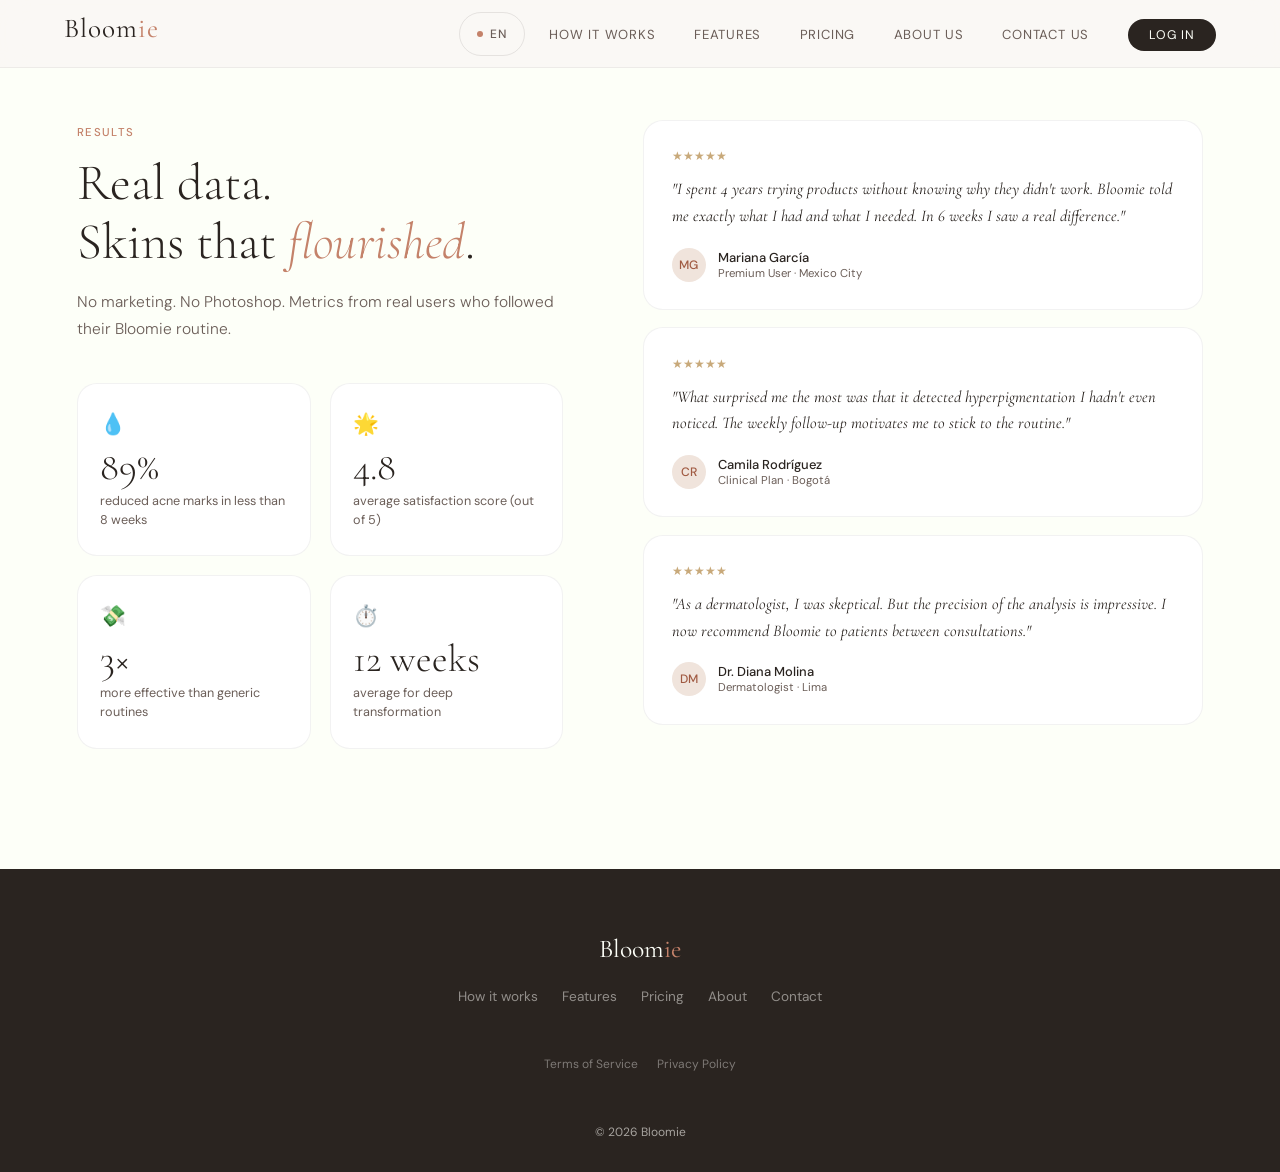
<file: results.html>
<!doctype html>
<html lang="en">
  <head>
    <meta charset="UTF-8" />
    <meta name="viewport" content="width=device-width, initial-scale=1.0" />
    <title>Results — Bloomie</title>
    <meta name="description" content="Real data from real users. 89% reduced acne marks in less than 8 weeks with their personalized Bloomie routine." />
    <link rel="preconnect" href="https://fonts.googleapis.com" />
    <link rel="preconnect" href="https://fonts.gstatic.com" crossorigin />
    <link href="https://fonts.googleapis.com/css2?family=Cormorant+Garamond:ital,wght@0,300;0,400;0,500;1,300;1,400&family=DM+Sans:wght@300;400;500&display=swap" rel="stylesheet" />
    <link rel="stylesheet" href="/css/styles.css" />
  </head>
  <body>

    <nav id="site-nav" class="site-nav" role="navigation" aria-label="Main navigation">
      <a href="index.html" class="nav-logo" aria-label="Bloomie — home">Bloom<span>ie</span></a>
      <button class="nav-toggle" id="nav-toggle" aria-label="Toggle menu" aria-expanded="false"><span></span><span></span><span></span></button>

      <!-- BOTÓN IDIOMA -->
      <button id="lang-btn" onclick="toggleLanguage()" class="lang-btn">EN</button> 

      <ul class="nav-links">
        <li><a href="how-it-works.html" data-i18n="nav.how">How it works</a></li>
        <li><a href="features.html" data-i18n="nav.features">Features</a></li>
        <li><a href="pricing.html" data-i18n="nav.pricing">Pricing</a></li>
        <li><a href="about.html" data-i18n="nav.about">About us</a></li>
        <li><a href="contact.html" data-i18n="nav.contact">Contact us</a></li>
        <li><a href="https://witty-beach-0bf4c770f.7.azurestaticapps.net" class="nav-cta" data-i18n="nav.login">Log in</a></li>
      </ul>
    </nav>

    <main>
      <section id="results" aria-labelledby="results-title">
        <div class="results-layout">

          <!-- Left: stats -->
          <div class="reveal">
            <span class="section-tag" data-i18n="results.tag">Results</span>
            <h1 class="section-title" id="results-title" data-i18n="results.title">
              Real data.<br />Skins that <em>flourished</em>.
            </h1>
            <p class="section-sub" data-i18n="results.subtitle">
              No marketing. No Photoshop. Metrics from real users who followed their Bloomie routine.
            </p>

            <div class="results-stats" role="list" aria-label="Results statistics">
              <div class="stat-card" role="listitem">
                <div class="stat-icon" aria-hidden="true">💧</div>
                <div class="stat-val">89%</div>
                <p class="stat-desc" data-i18n="results.stat1">reduced acne marks in less than 8 weeks</p>
              </div>
              <div class="stat-card" role="listitem">
                <div class="stat-icon" aria-hidden="true">🌟</div>
                <div class="stat-val">4.8</div>
                <p class="stat-desc" data-i18n="results.stat2">average satisfaction score (out of 5)</p>
              </div>
              <div class="stat-card" role="listitem">
                <div class="stat-icon" aria-hidden="true">💸</div>
                <div class="stat-val">3×</div>
                <p class="stat-desc" data-i18n="results.stat3">more effective than generic routines</p>
              </div>
              <div class="stat-card" role="listitem">
                <div class="stat-icon" aria-hidden="true">⏱️</div>
                <div class="stat-val">12 weeks</div>
                <p class="stat-desc" data-i18n="results.stat4">average for deep transformation</p>
              </div>
            </div>
          </div>

          <!-- Right: testimonials -->
          <div class="testimonials-col reveal" aria-label="User testimonials">
            <article class="tcard">
              <div class="stars" aria-label="5 out of 5 stars">★★★★★</div>
              <p class="tcard-text" data-i18n="results.t1.text">
                "I spent 4 years trying products without knowing why they didn't work. Bloomie told me exactly what I had and what I needed. In 6 weeks I saw a real difference."
              </p>
              <div class="tcard-author">
                <div class="tcard-avatar" aria-hidden="true">MG</div>
                <div>
                  <p class="tcard-name">Mariana García</p>
                  <p class="tcard-role" data-i18n="results.t1.role">Premium User · Mexico City</p>
                </div>
              </div>
            </article>

            <article class="tcard">
              <div class="stars" aria-label="5 out of 5 stars">★★★★★</div>
              <p class="tcard-text" data-i18n="results.t2.text">
                "What surprised me the most was that it detected hyperpigmentation I hadn't even noticed. The weekly follow-up motivates me to stick to the routine."
              </p>
              <div class="tcard-author">
                <div class="tcard-avatar" aria-hidden="true">CR</div>
                <div>
                  <p class="tcard-name">Camila Rodríguez</p>
                  <p class="tcard-role" data-i18n="results.t2.role">Clinical Plan · Bogotá</p>
                </div>
              </div>
            </article>

            <article class="tcard">
              <div class="stars" aria-label="5 out of 5 stars">★★★★★</div>
              <p class="tcard-text" data-i18n="results.t3.text">
                "As a dermatologist, I was skeptical. But the precision of the analysis is impressive. I now recommend Bloomie to patients between consultations."
              </p>
              <div class="tcard-author">
                <div class="tcard-avatar" aria-hidden="true">DM</div>
                <div>
                  <p class="tcard-name">Dr. Diana Molina</p>
                  <p class="tcard-role" data-i18n="results.t3.role">Dermatologist · Lima</p>
                </div>
              </div>
            </article>
          </div>

        </div>
      </section>
    </main>

    <footer class="site-footer" role="contentinfo">
      <div class="footer-inner">
        <div class="footer-brand">Bloom<span>ie</span></div>
        <nav class="footer-nav" aria-label="Secondary navigation">
          <a href="how-it-works.html" data-i18n="footer.how">How it works</a>
          <a href="features.html" data-i18n="footer.features">Features</a>
          <a href="pricing.html" data-i18n="footer.pricing">Pricing</a>
          <a href="about.html" data-i18n="footer.about">About</a>
          <a href="contact.html" data-i18n="footer.contact">Contact</a>
        </nav>
        <nav class="footer-legal" aria-label="Legal">
          <a href="terms.html" data-i18n="footer.terms">Terms of Service</a>
          <a href="privacy.html" data-i18n="footer.privacy">Privacy Policy</a>
        </nav>
      </div>
      <p class="footer-copy">© 2026 Bloomie</p>
    </footer>

    <script src="js/i18n.js"></script>
  </body>
</html>
</file>
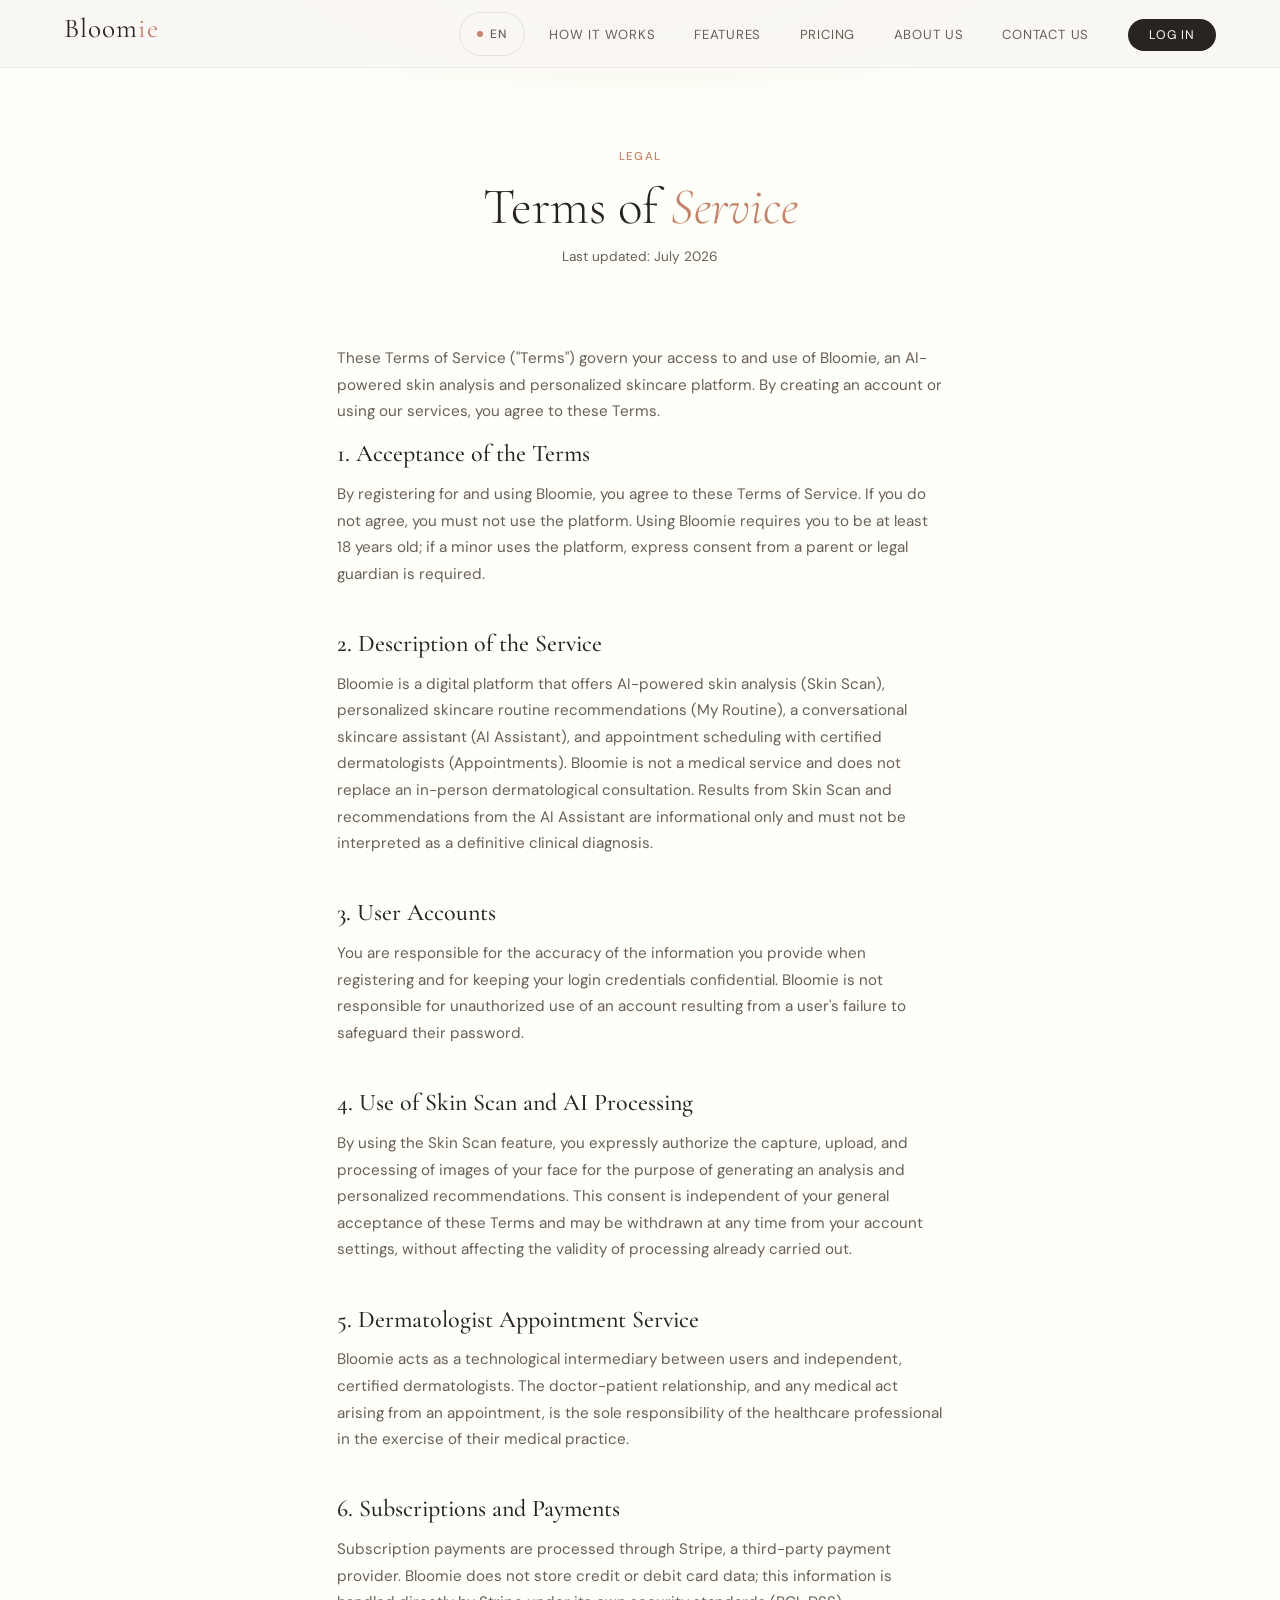
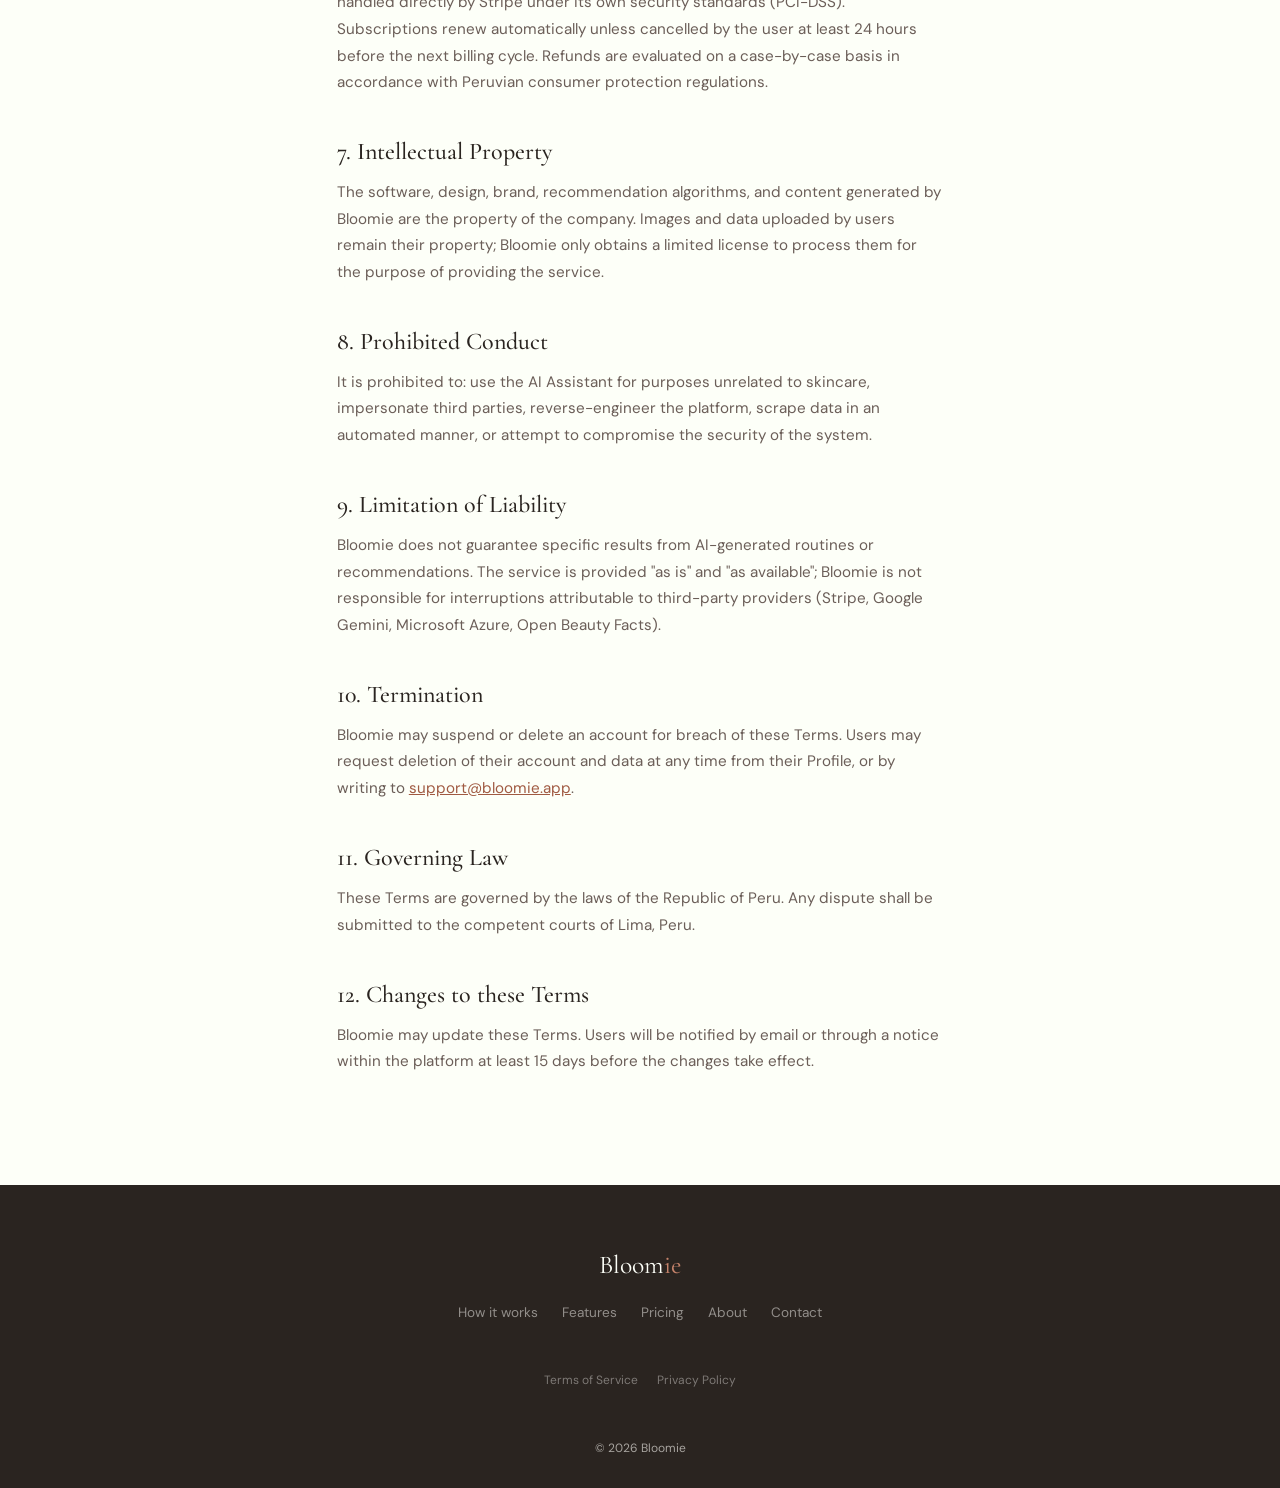
<file: terms.html>
<!doctype html>
<html lang="en">
  <head>
    <meta charset="UTF-8" />
    <meta name="viewport" content="width=device-width, initial-scale=1.0" />
    <title>Terms of Service — Bloomie</title>
    <meta name="description" content="Terms of Service for Bloomie's AI-powered skin analysis and personalized skincare platform." />
    <meta name="robots" content="index, follow" />
    <link rel="canonical" href="https://bloomie.app/terms.html" />
    <link rel="icon" href="assets/favicon.ico" />
    <link rel="icon" href="assets/favicon.svg" type="image/svg+xml" />
    <link rel="apple-touch-icon" href="assets/apple-touch-icon.png" />
    <link rel="preconnect" href="https://fonts.googleapis.com" />
    <link rel="preconnect" href="https://fonts.gstatic.com" crossorigin />
    <link href="https://fonts.googleapis.com/css2?family=Cormorant+Garamond:ital,wght@0,300;0,400;0,500;1,300;1,400&family=DM+Sans:wght@300;400;500&display=swap" rel="stylesheet" />
    <link rel="stylesheet" href="/css/styles.css" />
  </head>
  <body>

    <nav id="site-nav" class="site-nav" role="navigation" aria-label="Main navigation">
      <a href="index.html" class="nav-logo" aria-label="Bloomie — home">Bloom<span>ie</span></a>
      <button class="nav-toggle" id="nav-toggle" aria-label="Toggle menu" aria-expanded="false">
        <span></span><span></span><span></span>
      </button>
      <button id="lang-btn" onclick="toggleLanguage()" class="lang-btn">EN</button>
      <ul class="nav-links">
        <li><a href="how-it-works.html" data-i18n="nav.how">How it works</a></li>
        <li><a href="features.html" data-i18n="nav.features">Features</a></li>
        <li><a href="pricing.html" data-i18n="nav.pricing">Pricing</a></li>
        <li><a href="about.html" data-i18n="nav.about">About us</a></li>
        <li><a href="contact.html" data-i18n="nav.contact">Contact us</a></li>
        <li><a href="https://witty-beach-0bf4c770f.7.azurestaticapps.net" class="nav-cta" data-i18n="nav.login">Log in</a></li>
      </ul>
    </nav>

    <main>
      <section class="legal-hero" aria-labelledby="terms-title">
        <div class="legal-hero-inner">
          <span class="section-tag" data-i18n="terms.tag">Legal</span>
          <h1 class="section-title" id="terms-title" data-i18n="terms.title">Terms of <em>Service</em></h1>
          <p class="legal-updated" data-i18n="terms.updated">Last updated: July 2026</p>
        </div>
      </section>

      <article class="legal-content reveal">
        <p data-i18n="terms.intro">These Terms of Service ("Terms") govern your access to and use of Bloomie, an AI-powered skin analysis and personalized skincare platform. By creating an account or using our services, you agree to these Terms.</p>

        <h2 data-i18n="terms.s1.title">1. Acceptance of the Terms</h2>
        <p data-i18n="terms.s1.body">By registering for and using Bloomie, you agree to these Terms of Service. If you do not agree, you must not use the platform. Using Bloomie requires you to be at least 18 years old; if a minor uses the platform, express consent from a parent or legal guardian is required.</p>

        <h2 data-i18n="terms.s2.title">2. Description of the Service</h2>
        <p data-i18n="terms.s2.body">Bloomie is a digital platform that offers AI-powered skin analysis (Skin Scan), personalized skincare routine recommendations (My Routine), a conversational skincare assistant (AI Assistant), and appointment scheduling with certified dermatologists (Appointments). Bloomie is not a medical service and does not replace an in-person dermatological consultation. Results from Skin Scan and recommendations from the AI Assistant are informational only and must not be interpreted as a definitive clinical diagnosis.</p>

        <h2 data-i18n="terms.s3.title">3. User Accounts</h2>
        <p data-i18n="terms.s3.body">You are responsible for the accuracy of the information you provide when registering and for keeping your login credentials confidential. Bloomie is not responsible for unauthorized use of an account resulting from a user's failure to safeguard their password.</p>

        <h2 data-i18n="terms.s4.title">4. Use of Skin Scan and AI Processing</h2>
        <p data-i18n="terms.s4.body">By using the Skin Scan feature, you expressly authorize the capture, upload, and processing of images of your face for the purpose of generating an analysis and personalized recommendations. This consent is independent of your general acceptance of these Terms and may be withdrawn at any time from your account settings, without affecting the validity of processing already carried out.</p>

        <h2 data-i18n="terms.s5.title">5. Dermatologist Appointment Service</h2>
        <p data-i18n="terms.s5.body">Bloomie acts as a technological intermediary between users and independent, certified dermatologists. The doctor-patient relationship, and any medical act arising from an appointment, is the sole responsibility of the healthcare professional in the exercise of their medical practice.</p>

        <h2 data-i18n="terms.s6.title">6. Subscriptions and Payments</h2>
        <p data-i18n="terms.s6.body">Subscription payments are processed through Stripe, a third-party payment provider. Bloomie does not store credit or debit card data; this information is handled directly by Stripe under its own security standards (PCI-DSS). Subscriptions renew automatically unless cancelled by the user at least 24 hours before the next billing cycle. Refunds are evaluated on a case-by-case basis in accordance with Peruvian consumer protection regulations.</p>

        <h2 data-i18n="terms.s7.title">7. Intellectual Property</h2>
        <p data-i18n="terms.s7.body">The software, design, brand, recommendation algorithms, and content generated by Bloomie are the property of the company. Images and data uploaded by users remain their property; Bloomie only obtains a limited license to process them for the purpose of providing the service.</p>

        <h2 data-i18n="terms.s8.title">8. Prohibited Conduct</h2>
        <p data-i18n="terms.s8.body">It is prohibited to: use the AI Assistant for purposes unrelated to skincare, impersonate third parties, reverse-engineer the platform, scrape data in an automated manner, or attempt to compromise the security of the system.</p>

        <h2 data-i18n="terms.s9.title">9. Limitation of Liability</h2>
        <p data-i18n="terms.s9.body">Bloomie does not guarantee specific results from AI-generated routines or recommendations. The service is provided "as is" and "as available"; Bloomie is not responsible for interruptions attributable to third-party providers (Stripe, Google Gemini, Microsoft Azure, Open Beauty Facts).</p>

        <h2 data-i18n="terms.s10.title">10. Termination</h2>
        <p data-i18n="terms.s10.body">Bloomie may suspend or delete an account for breach of these Terms. Users may request deletion of their account and data at any time from their Profile, or by writing to <a href="mailto:support@bloomie.app">support@bloomie.app</a>.</p>

        <h2 data-i18n="terms.s11.title">11. Governing Law</h2>
        <p data-i18n="terms.s11.body">These Terms are governed by the laws of the Republic of Peru. Any dispute shall be submitted to the competent courts of Lima, Peru.</p>

        <h2 data-i18n="terms.s12.title">12. Changes to these Terms</h2>
        <p data-i18n="terms.s12.body">Bloomie may update these Terms. Users will be notified by email or through a notice within the platform at least 15 days before the changes take effect.</p>
      </article>
    </main>

    <footer class="site-footer" role="contentinfo">
      <div class="footer-inner">
        <div class="footer-brand">Bloom<span>ie</span></div>
        <nav class="footer-nav" aria-label="Secondary navigation">
          <a href="how-it-works.html" data-i18n="footer.how">How it works</a>
          <a href="features.html" data-i18n="footer.features">Features</a>
          <a href="pricing.html" data-i18n="footer.pricing">Pricing</a>
          <a href="about.html" data-i18n="footer.about">About</a>
          <a href="contact.html" data-i18n="footer.contact">Contact</a>
        </nav>
        <nav class="footer-legal" aria-label="Legal">
          <a href="terms.html" aria-current="page" data-i18n="footer.terms">Terms of Service</a>
          <a href="privacy.html" data-i18n="footer.privacy">Privacy Policy</a>
        </nav>
      </div>
      <p class="footer-copy">© 2026 Bloomie</p>
    </footer>

    <script src="js/i18n.js"></script>
  </body>
</html>
</file>
<file: css/styles.css>
/* ============================================================
   BLOOMIE — Global Stylesheet
   Estructura: Variables → Reset → Base → Nav → Footer →
               Hero → How It Works → Results → Features →
               Pricing → About → Utilities → Responsive
   ============================================================ */

/* ── CUSTOM PROPERTIES ─────────────────────────────────────── */
:root {
  --cream: #fdfff8;
  --blush: #f0e4dc;
  --rose: #c4826a;
  --rose-deep: #a05a42;
  --rose-pale: #edd6cc;
  --sage: #8fa98a;
  --sage-pale: #d4e2d0;
  --charcoal: #2a2420;
  --mid: #6b5e58;
  --mist: #f5f0ec;
  --white: #ffffff;
  --gold: #c8a97a;
  --gold-pale: #f0e8d8;
  --border: rgba(42, 36, 32, 0.1);
  --border-light: rgba(42, 36, 32, 0.06);
  --ff-display: "Cormorant Garamond", serif;
  --ff-body: "DM Sans", sans-serif;
}

/* ── RESET ──────────────────────────────────────────────────── */
*,
*::before,
*::after {
  box-sizing: border-box;
  margin: 0;
  padding: 0;
}

/* ── BASE ───────────────────────────────────────────────────── */
html {
  scroll-behavior: smooth;
}

body {
  font-family: var(--ff-body);
  background: var(--cream);
  color: var(--charcoal);
  overflow-x: hidden;
  -webkit-font-smoothing: antialiased;
}

/* ── NAVIGATION ─────────────────────────────────────────────── */
.site-nav {
  position: fixed;
  top: 0;
  left: 0;
  right: 0;
  z-index: 100;
  display: flex;
  align-items: center;
  justify-content: flex-start;
  gap: 1.5rem;
  padding: 0 5vw;
  height: 68px;
  background: rgba(250, 248, 244, 0.88);
  backdrop-filter: blur(16px);
  -webkit-backdrop-filter: blur(16px);
  border-bottom: 1px solid var(--border-light);
  transition: box-shadow 0.3s;
}

.site-nav.scrolled {
  box-shadow: 0 2px 24px rgba(42, 36, 32, 0.07);
}

.nav-logo {
  font-family: var(--ff-display);
  font-size: 1.7rem;
  font-weight: 400;
  letter-spacing: 0.04em;
  color: var(--charcoal);
  text-decoration: none;
}

.nav-logo span {
  color: var(--rose);
}

.nav-links {
  display: flex;
  gap: 2.4rem;
  list-style: none;
  align-items: center;
}

.nav-links a {
  font-size: 0.82rem;
  font-weight: 400;
  letter-spacing: 0.06em;
  text-transform: uppercase;
  color: var(--mid);
  text-decoration: none;
  transition: color 0.2s;
  white-space: nowrap;
}

.nav-links a:hover {
  color: var(--rose);
}

.nav-links .nav-cta {
  background: var(--charcoal);
  color: var(--cream);
  padding: 0.52rem 1.35rem;
  border-radius: 50px;
  font-size: 0.78rem;
  letter-spacing: 0.07em;
  transition: background 0.22s;
  white-space: nowrap;
}

.site-nav,
.nav-links,
.nav-links li {
  min-width: 0;
}

@media (max-width: 1024px) {
  .site-nav {
    flex-wrap: wrap;
    gap: 0.75rem;
  }

  .nav-links {
    justify-content: flex-end;
    gap: 1.1rem;
  }
}

.nav-links .nav-cta:hover {
  background: var(--rose);
  color: var(--cream);
}

/* ── LANG BUTTON ─────────────────────────────────────────────── */
.lang-btn {
  display: flex;
  align-items: center;
  gap: 7px;
  padding: 0 14px;
  height: 34px;
  border-radius: 50px;
  border: 1px solid var(--border);
  background: transparent;
  cursor: pointer;
  font-size: 0.75rem;
  font-weight: 500;
  letter-spacing: 0.08em;
  color: var(--mid);
  font-family: var(--ff-body);
  transition: border-color 0.2s, background 0.2s, color 0.2s;
  min-height: unset;
  margin-left: auto;
  min-width: 66px;
  justify-content: center;
}

.lang-btn::before {
  content: "";
  width: 6px;
  height: 6px;
  border-radius: 50%;
  background: var(--rose);
  flex-shrink: 0;
}

.lang-btn:hover {
  border-color: var(--rose);
  color: var(--rose);
  background: rgba(196, 130, 106, 0.06);
}

/* ── NAVBAR RESPONSIVE ─────────────────────────────────────── */
.nav-toggle {
  display: none;
  width: 28px;
  height: 22px;
  position: relative;
  background: none;
  border: none;
  cursor: pointer;
  padding: 0;
  min-height: unset;
  flex-shrink: 0;
}

/* hamburger lines */
.nav-toggle span {
  position: absolute;
  left: 0;
  width: 100%;
  height: 2px;
  background: var(--charcoal);
  border-radius: 2px;
  transition: transform 0.3s ease, opacity 0.3s ease, top 0.3s ease;
}

.nav-toggle span:nth-child(1) { top: 2px; }
.nav-toggle span:nth-child(2) { top: 10px; }
.nav-toggle span:nth-child(3) { top: 18px; }

/* X animation when open */
.nav-toggle.open span:nth-child(1) {
  top: 10px;
  transform: rotate(45deg);
}
.nav-toggle.open span:nth-child(2) {
  opacity: 0;
  transform: scaleX(0);
}
.nav-toggle.open span:nth-child(3) {
  top: 10px;
  transform: rotate(-45deg);
}

/* ── MOBILE NAV ──────────────────────────────────────────── */
@media (max-width: 768px) {
  .site-nav {
    padding: 0 5vw;
    flex-wrap: nowrap;
    gap: 0;
  }

  .nav-toggle {
    display: flex;
    flex-direction: column;
    justify-content: center;
    order: 3;
  }

  /* Push lang-btn before toggle */
  .lang-btn {
    order: 2;
    margin-left: auto;
    margin-right: 1rem;
  }

  .nav-logo {
    order: 1;
  }

  .nav-links {
    display: none;
    position: absolute;
    top: 68px;
    left: 0;
    right: 0;
    background: var(--cream);
    width: 100%;
    flex-direction: column;
    align-items: center;
    gap: 1.5rem;
    padding: 2rem 1rem;
    border-bottom: 1px solid var(--border-light);
    box-shadow: 0 8px 24px rgba(42,36,32,0.08);
    z-index: 99;
    animation: none;
  }

  .nav-links.active {
    display: flex;
  }

  .nav-links a {
    font-size: 0.95rem;
    letter-spacing: 0.04em;
  }

  .nav-links .nav-cta {
    margin-top: 0.5rem;
    padding: 0.75rem 2rem;
    font-size: 0.85rem;
  }
}

/* ── FOOTER ─────────────────────────────────────────────────── */
/* FOOTER MINIMAL */
.site-footer {
  background: var(--charcoal);
  color: rgba(250, 248, 244, 0.6);
  padding: 4rem 6vw 2rem;
  text-align: center;
}

/* CONTENEDOR */
.footer-inner {
  display: flex;
  flex-direction: column;
  align-items: center;
  gap: 1.5rem;
}

/* MARCA */
.footer-brand {
  font-family: var(--ff-display);
  font-size: 1.6rem;
  color: var(--cream);
}

.footer-brand span {
  color: var(--rose);
}

/* NAV LINKS */
.footer-nav {
  display: flex;
  gap: 1.5rem;
  flex-wrap: wrap;
  justify-content: center;
}

.footer-nav a {
  text-decoration: none;
  font-size: 0.85rem;
  color: rgba(250, 248, 244, 0.5);
  transition: color 0.2s;
}

.footer-nav a:hover {
  color: var(--rose);
}

/* LEGAL */
.footer-legal {
  display: flex;
  gap: 1.2rem;
}

.footer-legal a {
  font-size: 0.75rem;
  color: rgba(250, 248, 244, 0.4);
  text-decoration: none;
}

.footer-legal a:hover {
  color: var(--cream);
}

/* COPY */
.footer-copy {
  margin-top: 1.5rem;
  font-size: 0.75rem;
}

/* ── SHARED SECTION TOKENS ──────────────────────────────────── */
.section-tag {
  display: inline-block;
  font-size: 0.71rem;
  font-weight: 500;
  letter-spacing: 0.12em;
  text-transform: uppercase;
  color: var(--rose);
  margin-bottom: 0.9rem;
}

.section-title {
  font-family: var(--ff-display);
  font-size: clamp(2.1rem, 4vw, 3.2rem);
  font-weight: 300;
  line-height: 1.14;
  color: var(--charcoal);
  margin-bottom: 1.1rem;
}

.section-title em {
  font-style: italic;
  color: var(--rose);
}

.section-sub {
  font-size: 0.97rem;
  font-weight: 300;
  color: var(--mid);
  line-height: 1.75;
  max-width: 520px;
}

/* ── SHARED BUTTONS ─────────────────────────────────────────── */
.btn-primary {
  display: inline-flex;
  align-items: center;
  gap: 0.45rem;
  background: linear-gradient(135deg, #3d2d27 0%, var(--charcoal) 100%);
  color: var(--cream);
  padding: 0.88rem 1.9rem;
  border-radius: 50px;
  font-size: 0.87rem;
  font-weight: 500;
  letter-spacing: 0.03em;
  text-decoration: none;
  border: none;
  cursor: pointer;
  box-shadow: 0 4px 20px rgba(42,36,32,0.22), inset 0 1px 0 rgba(255,255,255,0.07);
  transition:
    background 0.24s,
    transform 0.24s,
    box-shadow 0.24s;
}

.btn-primary:hover {
  background: linear-gradient(135deg, var(--rose) 0%, var(--rose-deep) 100%);
  transform: translateY(-2px);
  box-shadow: 0 8px 32px rgba(196,130,106,0.42), 0 2px 8px rgba(196,130,106,0.2);
}

.btn-ghost {
  display: inline-flex;
  align-items: center;
  gap: 0.45rem;
  background: transparent;
  color: var(--charcoal);
  padding: 0.88rem 1.9rem;
  border-radius: 50px;
  font-size: 0.87rem;
  font-weight: 400;
  text-decoration: none;
  border: 1px solid var(--border);
  cursor: pointer;
  transition:
    border-color 0.24s,
    color 0.24s,
    transform 0.24s;
}

.btn-ghost:hover {
  border-color: var(--rose);
  color: var(--rose);
  transform: translateY(-2px);
}

/* ── REVEAL ANIMATION ───────────────────────────────────────── */
.reveal {
  opacity: 0;
  transform: translateY(28px);
  transition:
    opacity 0.65s ease,
    transform 0.65s ease;
}

.reveal.visible {
  opacity: 1;
  transform: none;
}

/* ═══════════════════════════════════════════════════════════════
   PAGE: index.html — HERO
   ══════════════════════════════════════════════════════════════ */

#hero {
  position: relative;
  min-height: 100vh;
  display: grid;
  grid-template-columns: 1fr 1fr;
  align-items: center;
  padding: 0 6vw;
  padding-top: 68px;
  gap: 4rem;
  overflow: hidden;
  background:
    radial-gradient(ellipse 80% 70% at 92% 15%, rgba(240,228,220,0.85) 0%, transparent 55%),
    radial-gradient(ellipse 50% 60% at 5% 90%, rgba(212,226,208,0.5) 0%, transparent 50%),
    var(--cream);
}

#hero::before {
  content: "";
  position: absolute;
  width: 65%;
  height: 90%;
  border-radius: 50%;
  background: radial-gradient(circle, rgba(196,130,106,0.07) 0%, transparent 65%);
  top: -25%;
  right: -5%;
  pointer-events: none;
  z-index: 0;
}

#hero::after {
  content: "";
  position: absolute;
  width: 42%;
  height: 60%;
  border-radius: 50%;
  background: radial-gradient(circle, rgba(143,169,138,0.09) 0%, transparent 65%);
  bottom: -10%;
  left: -5%;
  pointer-events: none;
  z-index: 0;
}

.hero-copy {
  position: relative;
  z-index: 2;
}

.hero-eyebrow {
  display: inline-flex;
  align-items: center;
  gap: 0.5rem;
  background: linear-gradient(135deg, rgba(255,255,255,0.9) 0%, rgba(253,237,232,0.78) 100%);
  backdrop-filter: blur(12px);
  -webkit-backdrop-filter: blur(12px);
  border: 1px solid rgba(196,130,106,0.22);
  border-radius: 50px;
  padding: 0.48rem 1.15rem;
  font-size: 0.71rem;
  font-weight: 500;
  letter-spacing: 0.1em;
  text-transform: uppercase;
  color: var(--rose-deep);
  margin-bottom: 2rem;
  box-shadow: 0 2px 20px rgba(196,130,106,0.1);
  animation: fade-up 0.7s ease both;
}

.hero-eyebrow::before {
  content: "";
  width: 6px;
  height: 6px;
  border-radius: 50%;
  background: var(--rose);
  animation: pulse 2s ease-in-out infinite;
  flex-shrink: 0;
}

.hero-h1 {
  font-family: var(--ff-display);
  font-size: clamp(2.8rem, 5vw, 4.6rem);
  font-weight: 300;
  line-height: 1.07;
  letter-spacing: -0.01em;
  color: var(--charcoal);
  margin-bottom: 1.5rem;
  animation: fade-up 0.7s 0.1s ease both;
}

.hero-h1 em {
  font-style: italic;
  color: var(--rose);
  position: relative;
}

.hero-h1 em::after {
  content: "";
  position: absolute;
  bottom: 2px;
  left: 0;
  right: 0;
  height: 2px;
  background: linear-gradient(90deg, var(--rose) 0%, var(--gold) 60%, transparent 100%);
  border-radius: 2px;
  opacity: 0.5;
}

.hero-sub {
  font-size: 1rem;
  font-weight: 300;
  line-height: 1.75;
  color: var(--mid);
  max-width: 460px;
  margin-bottom: 2.4rem;
  animation: fade-up 0.7s 0.2s ease both;
}

.hero-actions {
  display: flex;
  gap: 0.9rem;
  flex-wrap: wrap;
  animation: fade-up 0.7s 0.3s ease both;
}

.hero-trust {
  display: flex;
  width: fit-content;
  gap: 0;
  flex-wrap: wrap;
  margin-top: 3rem;
  animation: fade-up 0.7s 0.42s ease both;
  background: rgba(255,255,255,0.62);
  backdrop-filter: blur(14px);
  -webkit-backdrop-filter: blur(14px);
  border: 1px solid rgba(196,130,106,0.13);
  border-radius: 20px;
  padding: 1rem 0.5rem;
  box-shadow: 0 4px 24px rgba(42,36,32,0.06);
}

.trust-item {
  display: flex;
  flex-direction: column;
  padding: 0 1.4rem;
  border-right: 1px solid rgba(42,36,32,0.07);
}

.trust-item:last-child {
  border-right: none;
}

.trust-num {
  font-family: var(--ff-display);
  font-size: 1.9rem;
  font-weight: 300;
  color: var(--charcoal);
  line-height: 1;
}

.trust-label {
  font-size: 0.71rem;
  color: var(--mid);
  margin-top: 0.2rem;
  letter-spacing: 0.04em;
}

/* Scan visual */
.hero-visual {
  position: relative;
  z-index: 1;
  display: flex;
  align-items: center;
  justify-content: center;
  animation: fade-up 0.9s 0.45s ease both;
}

.hero-visual::before {
  content: "";
  position: absolute;
  inset: -30px;
  background: radial-gradient(ellipse at center, rgba(196,130,106,0.07) 0%, transparent 65%);
  border-radius: 50%;
  pointer-events: none;
  z-index: -1;
}

.scan-scene {
  position: relative;
  width: min(420px, 42vw);
  aspect-ratio: 0.75;
}

.scan-beam {
  position: absolute;
  left: 8%;
  right: 8%;
  height: 2px;
  background: linear-gradient(
    90deg,
    transparent 0%,
    var(--rose) 20%,
    rgba(196, 130, 106, 0.9) 50%,
    var(--rose) 80%,
    transparent 100%
  );
  box-shadow: 0 0 18px 4px rgba(196, 130, 106, 0.35);
  animation: beam-sweep 3s ease-in-out infinite;
  z-index: 10;
}

.scan-grid {
  position: absolute;
  inset: 6%;
  z-index: 9;
  pointer-events: none;
  background-image:
    linear-gradient(rgba(196, 130, 106, 0.07) 1px, transparent 1px),
    linear-gradient(90deg, rgba(196, 130, 106, 0.07) 1px, transparent 1px);
  background-size: 28px 28px;
  border-radius: 18px;
  animation: grid-fade 3s ease-in-out infinite;
}

.corner {
  position: absolute;
  width: 22px;
  height: 22px;
  z-index: 11;
  border-color: var(--rose);
  border-style: solid;
  opacity: 0.8;
}

.corner-tl {
  top: 8%;
  left: 8%;
  border-width: 2px 0 0 2px;
  border-radius: 4px 0 0 0;
}
.corner-tr {
  top: 8%;
  right: 8%;
  border-width: 2px 2px 0 0;
  border-radius: 0 4px 0 0;
}
.corner-bl {
  bottom: 8%;
  left: 8%;
  border-width: 0 0 2px 2px;
  border-radius: 0 0 0 4px;
}
.corner-br {
  bottom: 8%;
  right: 8%;
  border-width: 0 2px 2px 0;
  border-radius: 0 0 4px 0;
}

.atag {
  position: absolute;
  z-index: 12;
  background: rgba(255,255,255,0.88);
  backdrop-filter: blur(16px);
  -webkit-backdrop-filter: blur(16px);
  border: 1px solid rgba(255,255,255,0.65);
  border-radius: 14px;
  padding: 0.52rem 0.95rem;
  box-shadow: 0 8px 32px rgba(42,36,32,0.1), 0 1px 4px rgba(42,36,32,0.06);
  font-size: 0.73rem;
  font-weight: 500;
  color: var(--charcoal);
  display: flex;
  align-items: center;
  gap: 0.4rem;
  white-space: nowrap;
  animation: float-bob 3s ease-in-out infinite;
}

.atag-dot {
  width: 7px;
  height: 7px;
  border-radius: 50%;
  flex-shrink: 0;
}

.atag-val {
  font-family: var(--ff-display);
  font-size: 1.05rem;
  font-weight: 400;
  color: var(--rose);
}

.atag-hydra {
  top: 18%;
  right: -12%;
  animation-delay: 0s;
}
.atag-acne {
  top: 42%;
  left: -14%;
  animation-delay: -1s;
}
.atag-tex {
  bottom: 22%;
  right: -10%;
  animation-delay: -2s;
}

.score-ring {
  position: absolute;
  bottom: 5%;
  left: 50%;
  transform: translateX(-50%);
  z-index: 12;
  background: linear-gradient(135deg, #2a2420 0%, #3e3028 100%);
  border-radius: 16px;
  padding: 0.75rem 1.3rem;
  display: flex;
  align-items: center;
  gap: 0.8rem;
  white-space: nowrap;
  box-shadow: 0 10px 40px rgba(42,36,32,0.3), inset 0 1px 0 rgba(255,255,255,0.05);
}

.ring-label {
  font-size: 0.62rem;
  text-transform: uppercase;
  letter-spacing: 0.1em;
  color: rgba(250, 248, 244, 0.45);
}

.ring-val {
  font-family: var(--ff-display);
  font-size: 1.8rem;
  font-weight: 300;
  color: var(--cream);
  line-height: 1;
}

.ring-sub {
  font-size: 0.62rem;
  color: rgba(250, 248, 244, 0.45);
}

.score-ring > div {
  min-width: 8.5rem;
}

/* ═══════════════════════════════════════════════════════════════
   PAGE: how-it-works.html
   ══════════════════════════════════════════════════════════════ */

#how {
  padding: 7.5rem 6vw 8rem;
  background: var(--mist);
  position: relative;
  overflow: hidden;
}

#how::before,
#how::after {
  content: "";
  position: absolute;
  border-radius: 50%;
  pointer-events: none;
}

#how::before {
  width: 560px;
  height: 560px;
  background: radial-gradient(circle, rgba(196,130,106,0.08) 0%, transparent 65%);
  top: -160px;
  right: -120px;
}

#how::after {
  width: 440px;
  height: 440px;
  background: radial-gradient(circle, rgba(90,170,130,0.07) 0%, transparent 65%);
  bottom: -100px;
  left: -80px;
}

.how-header {
  text-align: center;
  max-width: 580px;
  margin: 0 auto 4rem;
}

.how-header .section-sub {
  margin: 0 auto;
}

.how-grid {
  display: grid;
  grid-template-columns: repeat(3, 1fr);
  gap: 1.4rem;
}

/* Per-card accent color tokens */
.step-card:nth-child(1) { --ca: #c4826a; --ca-rgb: 196,130,106; --ca-light: #fef5f2; --ca-pill: #fde8e1; }
.step-card:nth-child(2) { --ca: #d08050; --ca-rgb: 208,128,80;  --ca-light: #fff5ef; --ca-pill: #fde5d3; }
.step-card:nth-child(3) { --ca: #8e72c2; --ca-rgb: 142,114,194; --ca-light: #f8f4ff; --ca-pill: #ebe5fa; }
.step-card:nth-child(4) { --ca: #4fa87a; --ca-rgb: 79,168,122;  --ca-light: #f1faf5; --ca-pill: #d6f0e4; }
.step-card:nth-child(5) { --ca: #bfa030; --ca-rgb: 191,160,48;  --ca-light: #fdf9ec; --ca-pill: #f3eac8; }
.step-card:nth-child(6) { --ca: #4490a8; --ca-rgb: 68,144,168;  --ca-light: #f0f8fb; --ca-pill: #d0eaf2; }

.step-card {
  background: var(--ca-light, var(--white));
  border: 1px solid rgba(var(--ca-rgb, 42,36,32), 0.14);
  border-top: 3px solid var(--ca, var(--rose));
  border-radius: 22px;
  padding: 1.8rem 1.8rem 1.6rem;
  position: relative;
  overflow: hidden;
  opacity: 0;
  transform: translateY(24px);
  /* entrance transition; hover overrides below */
  transition:
    opacity 0.5s ease,
    transform 0.5s ease,
    box-shadow 0.3s ease;
}

/* staggered entrance */
.how-grid.visible .step-card              { opacity: 1; transform: translateY(0); }
.how-grid.visible .step-card:nth-child(1) { transition-delay: 0.06s; }
.how-grid.visible .step-card:nth-child(2) { transition-delay: 0.16s; }
.how-grid.visible .step-card:nth-child(3) { transition-delay: 0.26s; }
.how-grid.visible .step-card:nth-child(4) { transition-delay: 0.36s; }
.how-grid.visible .step-card:nth-child(5) { transition-delay: 0.46s; }
.how-grid.visible .step-card:nth-child(6) { transition-delay: 0.56s; }

/* decorative large step number in card background */
.step-card::before {
  content: attr(data-step);
  position: absolute;
  bottom: -1.2rem;
  right: 0.8rem;
  font-family: var(--ff-display);
  font-size: 7.5rem;
  font-weight: 300;
  color: var(--ca, var(--rose));
  opacity: 0.07;
  line-height: 1;
  pointer-events: none;
  user-select: none;
  transition: opacity 0.3s;
}

.step-card:hover {
  transform: translateY(-7px);
  box-shadow:
    0 22px 50px rgba(var(--ca-rgb, 42,36,32), 0.16),
    0 4px 12px rgba(var(--ca-rgb, 42,36,32), 0.08);
  /* fast hover transitions override the slow entrance ones */
  transition:
    opacity 0s,
    transform 0.26s ease,
    box-shadow 0.26s ease;
}

.step-card:hover::before {
  opacity: 0.13;
}

.step-card-header {
  display: flex;
  align-items: center;
  justify-content: space-between;
  margin-bottom: 1.5rem;
}

.step-num-pill {
  font-size: 0.66rem;
  font-weight: 600;
  letter-spacing: 0.11em;
  color: var(--ca, var(--rose-deep));
  background: var(--ca-pill, var(--blush));
  border: 1px solid rgba(var(--ca-rgb, 196,130,106), 0.22);
  padding: 0.28rem 0.78rem;
  border-radius: 50px;
}

.step-icon-wrap {
  width: 46px;
  height: 46px;
  border-radius: 13px;
  background: var(--ca-pill, rgba(196,130,106,0.12));
  border: 1px solid rgba(var(--ca-rgb, 196,130,106), 0.2);
  display: flex;
  align-items: center;
  justify-content: center;
  color: var(--ca, var(--rose));
  flex-shrink: 0;
  transition: transform 0.26s ease, box-shadow 0.26s ease;
}

.step-card:hover .step-icon-wrap {
  transform: translateY(-4px) scale(1.1);
  box-shadow: 0 8px 20px rgba(var(--ca-rgb, 196,130,106), 0.28);
}

.step-card-title {
  font-size: 1.02rem;
  font-weight: 500;
  color: var(--charcoal);
  margin-bottom: 0.5rem;
  letter-spacing: 0.01em;
}

.step-card-desc {
  font-size: 0.84rem;
  color: var(--mid);
  line-height: 1.7;
  margin-bottom: 1.4rem;
}

.step-badge {
  display: inline-block;
  font-size: 0.64rem;
  background: var(--ca-pill, var(--gold-pale));
  color: var(--ca, var(--rose-deep));
  border: 1px solid rgba(var(--ca-rgb, 196,130,106), 0.18);
  padding: 0.24rem 0.74rem;
  border-radius: 50px;
  font-weight: 500;
  letter-spacing: 0.06em;
}

/* ═══════════════════════════════════════════════════════════════
   PAGE: results.html
   ══════════════════════════════════════════════════════════════ */

#results {
  padding: 7.5rem 6vw;
  background: var(--cream);
}

.results-layout {
  display: grid;
  grid-template-columns: 1fr 1.15fr;
  gap: 5rem;
  align-items: start;
}

.results-stats {
  display: grid;
  grid-template-columns: 1fr 1fr;
  gap: 1.2rem;
  margin-top: 2.5rem;
}

.stat-card {
  background: var(--white);
  border: 1px solid var(--border-light);
  border-radius: 20px;
  padding: 1.6rem 1.4rem;
  transition:
    transform 0.28s,
    box-shadow 0.28s;
}

.stat-card:hover {
  transform: translateY(-4px);
  box-shadow: 0 14px 36px rgba(42, 36, 32, 0.08);
}

.stat-icon {
  font-size: 1.3rem;
  margin-bottom: 0.7rem;
}

.stat-val {
  font-family: var(--ff-display);
  font-size: 2.4rem;
  font-weight: 300;
  color: var(--charcoal);
  line-height: 1;
}

.stat-desc {
  font-size: 0.79rem;
  color: var(--mid);
  margin-top: 0.35rem;
  line-height: 1.5;
}

.testimonials-col {
  display: flex;
  flex-direction: column;
  gap: 1.1rem;
}

.tcard {
  background: var(--white);
  border: 1px solid var(--border-light);
  border-radius: 20px;
  padding: 1.7rem;
  transition: transform 0.28s;
}

.tcard:hover {
  transform: translateX(4px);
}

.stars {
  color: var(--gold);
  font-size: 0.78rem;
  margin-bottom: 0.75rem;
}

.tcard-text {
  font-family: var(--ff-display);
  font-size: 1.02rem;
  font-style: italic;
  line-height: 1.65;
  color: var(--charcoal);
  margin-bottom: 1.1rem;
}

.tcard-author {
  display: flex;
  align-items: center;
  gap: 0.75rem;
}

.tcard-avatar {
  width: 34px;
  height: 34px;
  border-radius: 50%;
  background: var(--blush);
  display: flex;
  align-items: center;
  justify-content: center;
  font-size: 0.76rem;
  font-weight: 500;
  color: var(--rose-deep);
  flex-shrink: 0;
}

.tcard-name {
  font-size: 0.81rem;
  font-weight: 500;
}

.tcard-role {
  font-size: 0.71rem;
  color: var(--mid);
}

/* ═══════════════════════════════════════════════════════════════
   PAGE: features.html
   ══════════════════════════════════════════════════════════════ */

#features {
  padding: 7.5rem 6vw 8rem;
  background: var(--cream);
  position: relative;
  overflow: hidden;
}

#features::before {
  content: "";
  position: absolute;
  width: 500px;
  height: 500px;
  border-radius: 50%;
  background: radial-gradient(circle, rgba(106,126,90,0.06) 0%, transparent 65%);
  bottom: -80px;
  right: -100px;
  pointer-events: none;
}

.features-header {
  text-align: center;
  max-width: 560px;
  margin: 0 auto 3.5rem;
}

.features-header .section-sub {
  margin: 0 auto;
}

.features-grid {
  display: grid;
  grid-template-columns: repeat(3, 1fr);
  gap: 1.2rem;
}

/* Bento: card 1 wide (2 cols), card 4 wide (2 cols) — mirror layout */
.feat-card:nth-child(1) { grid-column: span 2; }
.feat-card--wide        { grid-column: span 2; }

.feat-card {
  background: var(--white);
  border: 1px solid var(--border-light);
  border-radius: 24px;
  padding: 2rem;
  position: relative;
  overflow: hidden;
  display: flex;
  flex-direction: column;
  opacity: 0;
  transform: scale(0.96) translateY(14px);
  transition:
    opacity 0.45s ease,
    transform 0.45s ease,
    box-shadow 0.28s ease;
}

/* Animated rose→gold top accent line */
.feat-card::before {
  content: "";
  position: absolute;
  top: 0; left: 0; right: 0;
  height: 3px;
  background: linear-gradient(90deg, var(--rose) 0%, #c97a3e 50%, var(--gold) 100%);
  border-radius: 24px 24px 0 0;
  transform: scaleX(0);
  transform-origin: left;
  transition: transform 0.38s ease;
}

.feat-card:hover::before {
  transform: scaleX(1);
}

/* Staggered entrance (scale, not translateY like how-it-works) */
.features-grid.visible .feat-card               { opacity: 1; transform: scale(1) translateY(0); }
.features-grid.visible .feat-card:nth-child(1)  { transition-delay: 0.06s; }
.features-grid.visible .feat-card:nth-child(2)  { transition-delay: 0.16s; }
.features-grid.visible .feat-card:nth-child(3)  { transition-delay: 0.26s; }
.features-grid.visible .feat-card:nth-child(4)  { transition-delay: 0.36s; }

.feat-card:hover {
  transform: scale(1) translateY(-5px);
  box-shadow:
    0 24px 56px rgba(42,36,32,0.1),
    0 4px 16px rgba(196,130,106,0.07);
  transition:
    opacity 0s,
    transform 0.26s ease,
    box-shadow 0.26s ease;
}

/* Icon container: gradient fill, white SVG icon */
.feat-icon-wrap {
  width: 52px;
  height: 52px;
  border-radius: 16px;
  background: linear-gradient(135deg, var(--rose) 0%, var(--rose-deep) 100%);
  display: flex;
  align-items: center;
  justify-content: center;
  color: #fff;
  margin-bottom: 1.5rem;
  flex-shrink: 0;
  box-shadow: 0 8px 22px rgba(196,130,106,0.32);
  transition: transform 0.26s ease, box-shadow 0.26s ease;
}

.feat-card:hover .feat-icon-wrap {
  transform: scale(1.1) rotate(-4deg);
  box-shadow: 0 14px 32px rgba(196,130,106,0.42);
}

/* Card 1 (AI — wide): horizontal layout, purple-rose gradient icon */
.feat-card:nth-child(1) {
  flex-direction: row;
  align-items: flex-start;
  gap: 2rem;
}

.feat-card:nth-child(1) .feat-icon-wrap {
  width: 64px;
  height: 64px;
  border-radius: 20px;
  margin-bottom: 0;
  background: linear-gradient(135deg, var(--rose) 0%, #8058c0 100%);
  box-shadow: 0 10px 28px rgba(140,90,190,0.3);
}

/* Card 4 (Dermatology — wide): horizontal layout, sage gradient icon */
.feat-card--wide {
  flex-direction: row;
  align-items: center;
  gap: 2rem;
}

.feat-card--wide .feat-icon-wrap {
  width: 64px;
  height: 64px;
  border-radius: 20px;
  margin-bottom: 0;
  background: linear-gradient(135deg, #4fa87a 0%, #2d7a58 100%);
  box-shadow: 0 10px 26px rgba(79,168,122,0.3);
}

/* Decorative concentric rings inside the banner card */
.feat-banner-deco {
  position: absolute;
  right: 2.5rem;
  top: 50%;
  transform: translateY(-50%);
  pointer-events: none;
}

.feat-deco-ring {
  display: block;
  position: absolute;
  border-radius: 50%;
  border: 1px solid rgba(196,130,106,0.13);
  top: 50%;
  left: 50%;
  transform: translate(-50%,-50%);
  width: 100px;
  height: 100px;
}

.feat-deco-ring--lg {
  width: 180px;
  height: 180px;
  border-color: rgba(196,130,106,0.07);
}

/* Content body */
.feat-body {
  flex: 1;
  display: flex;
  flex-direction: column;
}

.feat-title {
  font-size: 0.97rem;
  font-weight: 500;
  color: var(--charcoal);
  margin-bottom: 0.45rem;
  letter-spacing: 0.01em;
}

.feat-desc {
  font-size: 0.83rem;
  color: var(--mid);
  line-height: 1.65;
}

.feat-tag {
  display: inline-block;
  margin-top: 0.9rem;
  font-size: 0.63rem;
  background: rgba(90,140,110,0.1);
  color: #3d7a56;
  border: 1px solid rgba(90,140,110,0.2);
  padding: 0.22rem 0.7rem;
  border-radius: 50px;
  font-weight: 500;
  letter-spacing: 0.06em;
}

/* ═══════════════════════════════════════════════════════════════
   PAGE: pricing.html
   ══════════════════════════════════════════════════════════════ */

#pricing {
  padding: 7.5rem 6vw;
  background: var(--cream);
}

.pricing-header {
  text-align: center;
  max-width: 540px;
  margin: 0 auto 1rem;
}

.pricing-toggle {
  display: flex;
  align-items: center;
  gap: 0.9rem;
  justify-content: center;
  margin: 2rem 0 3rem;
}

.toggle-label {
  font-size: 0.83rem;
  color: var(--mid);
}

.toggle-btn {
min-height: unset;
  width: 48px;
  height: 26px;
  border-radius: 50px;
  background: var(--charcoal);
  border: none;
  cursor: pointer;
  position: relative;
  transition: background 0.28s;

  flex-shrink: 0;
  display: inline-block; 
}

.toggle-knob {
  position: absolute;
  top: 3px;
  left: 3px;
  width: 20px;
  height: 20px;
  border-radius: 50%;
  background: var(--cream);
  transition: transform 0.28s;
}

.toggle-btn.active .toggle-knob {
  transform: translateX(21px);
}

.save-badge {
  background: var(--sage-pale);
  color: #3d6e39;
  font-size: 0.68rem;
  padding: 0.18rem 0.55rem;
  border-radius: 50px;
  font-weight: 500;
}

.plans-grid {
  display: grid;
  grid-template-columns: repeat(3, 1fr);
  gap: 1.4rem;
}

.plan-card {
  border-radius: 26px;
  padding: 2.1rem;
  border: 1px solid var(--border-light);
  background: var(--white);
  position: relative;
  display: flex;
  flex-direction: column;
  transition:
    transform 0.28s,
    box-shadow 0.28s;
}

.plan-card:hover {
  transform: translateY(-4px);
  box-shadow: 0 18px 44px rgba(42, 36, 32, 0.08);
}

.plan-card.featured {
  background: var(--charcoal);
  color: var(--cream);
  border-color: transparent;
  box-shadow: 0 22px 56px rgba(42, 36, 32, 0.2);
}

.plan-badge {
  position: absolute;
  top: -11px;
  left: 50%;
  transform: translateX(-50%);
  background: var(--rose);
  color: var(--white);
  font-size: 0.63rem;
  font-weight: 500;
  letter-spacing: 0.07em;
  text-transform: uppercase;
  padding: 0.28rem 0.95rem;
  border-radius: 50px;
}

.plan-name {
  font-size: 0.76rem;
  text-transform: uppercase;
  letter-spacing: 0.1em;
  color: var(--mid);
  margin-bottom: 0.45rem;
}

.plan-card.featured .plan-name {
  color: rgba(250, 248, 244, 0.45);
}

.plan-price {
  font-family: var(--ff-display);
  font-size: 2.9rem;
  font-weight: 300;
  line-height: 1;
  margin-bottom: 0.25rem;
}

.plan-period {
  font-size: 0.76rem;
  color: var(--mid);
  margin-bottom: 1.4rem;
}

.plan-card.featured .plan-period {
  color: rgba(250, 248, 244, 0.45);
}

.plan-divider {
  height: 1px;
  background: var(--border-light);
  margin-bottom: 1.4rem;
}

.plan-card.featured .plan-divider {
  background: rgba(255, 255, 255, 0.1);
}

.plan-features {
  list-style: none;
  display: flex;
  flex-direction: column;
  gap: 0.7rem;
  margin-bottom: 1.8rem;
  flex: 1;
}

.plan-features li {
  font-size: 0.83rem;
  display: flex;
  align-items: center;
  gap: 0.55rem;
  color: var(--mid);
}

.plan-card.featured .plan-features li {
  color: rgba(250, 248, 244, 0.72);
}

.plan-features li::before {
  content: "✓";
  color: var(--sage);
  font-weight: 500;
  flex-shrink: 0;
}

.plan-features li.off::before {
  content: "–";
  color: rgba(42, 36, 32, 0.18);
}

.plan-card.featured .plan-features li.off::before {
  color: rgba(250, 248, 244, 0.2);
}

.btn-plan {
  display: block;
  width: 100%;
  margin-top: auto;
  padding: 1rem 2rem;
  min-height: 52px;
  border-radius: 12px;
  font-family: var(--ff-body);
  font-size: 0.88rem;
  font-weight: 500;
  letter-spacing: 0.04em;
  text-align: center;
  cursor: pointer;
  border: 1.5px solid rgba(42,36,32,0.2);
  background: var(--mist);
  color: var(--charcoal);
  transition:
    border-color 0.24s,
    background 0.24s,
    color 0.24s,
    box-shadow 0.24s,
    transform 0.24s;
}

.btn-plan:hover {
  border-color: var(--rose);
  color: var(--rose);
  background: var(--blush);
  transform: translateY(-2px);
  box-shadow: 0 6px 20px rgba(196,130,106,0.18);
}

.btn-plan.feat {
  background: linear-gradient(135deg, var(--rose) 0%, var(--rose-deep) 100%);
  border-color: transparent;
  color: var(--white);
  box-shadow: 0 8px 24px rgba(196,130,106,0.35);
}

.btn-plan.feat:hover {
  background: linear-gradient(135deg, var(--rose-deep) 0%, #3a2018 100%);
  box-shadow: 0 12px 32px rgba(196,130,106,0.45);
  transform: translateY(-2px);
}

.pricing-note {
  text-align: center;
  margin-top: 1.4rem;
  font-size: 0.78rem;
  color: var(--mid);
}

/* ═══════════════════════════════════════════════════════════════
   PAGE: about.html
   ══════════════════════════════════════════════════════════════ */

#about {
  padding: 7.5rem 6vw;
  background: var(--mist);
}

.about-header {
  text-align: center;
  max-width: 640px;
  margin: 0 auto 5rem;
}

.about-subtitle {
  font-size: 1rem;
  font-weight: 500;
  color: var(--charcoal);
  margin-bottom: 1rem;
  letter-spacing: 0.01em;
}

.about-desc {
  font-size: 0.97rem;
  font-weight: 300;
  color: var(--mid);
  line-height: 1.8;
  max-width: 560px;
  margin: 0 auto;
}

.team-grid {
  display: grid;
  grid-template-columns: repeat(5, 1fr);
  gap: 1.3rem;
  max-width: 1100px;
  margin: 0 auto;
}

.team-card {
  background: var(--white);
  border: 1px solid var(--border-light);
  border-radius: 22px;
  overflow: hidden;
  transition:
    transform 0.28s,
    box-shadow 0.28s;
  position: relative;
}

.team-card::after {
  content: "";
  position: absolute;
  bottom: 0;
  left: 0;
  right: 0;
  height: 3px;
  background: linear-gradient(90deg, var(--rose-pale), var(--sage-pale));
  opacity: 0;
  transition: opacity 0.3s;
}

.team-card:hover::after {
  opacity: 1;
}

.team-card:hover {
  transform: translateY(-6px);
  box-shadow: 0 18px 44px rgba(42, 36, 32, 0.09);
}

.card-photo {
  width: 100%;
  aspect-ratio: 0.85;
  overflow: hidden;
  background: var(--blush);
  position: relative;
}

.card-photo img {
  width: 100%;
  height: 100%;
  object-fit: cover;
  object-position: center top;
  display: block;
  transition: transform 0.4s ease;
}

.team-card:hover .card-photo img {
  transform: scale(1.04);
}

.card-photo-placeholder {
  width: 100%;
  height: 100%;
  display: flex;
  flex-direction: column;
  align-items: center;
  justify-content: center;
  gap: 0.6rem;
  background: var(--blush);
}

.placeholder-icon {
  width: 52px;
  height: 52px;
  border-radius: 50%;
  background: var(--rose-pale);
  display: flex;
  align-items: center;
  justify-content: center;
}

.placeholder-icon svg {
  width: 28px;
  height: 28px;
  opacity: 0.55;
}

.placeholder-label {
  font-size: 0.68rem;
  color: var(--mid);
  letter-spacing: 0.06em;
  text-transform: uppercase;
  opacity: 0.6;
}

.card-body {
  padding: 1.15rem 1rem 1.3rem;
  text-align: center;
}

.card-name {
  font-size: 0.97rem;
  font-weight: 500;
  color: var(--charcoal);
  margin-bottom: 0.25rem;
  letter-spacing: 0.01em;
}

.card-role {
  font-size: 0.73rem;
  font-weight: 400;
  color: var(--mid);
  letter-spacing: 0.04em;
  margin-bottom: 0.8rem;
}

.card-tag {
  display: inline-block;
  font-size: 0.63rem;
  background: var(--blush);
  color: var(--rose-deep);
  padding: 0.2rem 0.7rem;
  border-radius: 50px;
  font-weight: 500;
  letter-spacing: 0.06em;
}

/* ── ABOUT — VIDEO SECTIONS ─────────────────────────────────── */
.videos-grid {
  display: grid;
  grid-template-columns: 1fr 1fr;
  gap: 2rem;
  max-width: 1100px;
  margin: 4rem auto 0;
}

.video-block {
  background: var(--white);
  border: 1px solid var(--border-light);
  border-radius: 24px;
  padding: 2rem;
  display: flex;
  flex-direction: column;
  gap: 0.75rem;
  transition: transform 0.28s, box-shadow 0.28s;
}

.video-block:hover {
  transform: translateY(-4px);
  box-shadow: 0 18px 44px rgba(42, 36, 32, 0.08);
}

.video-title {
  font-family: var(--ff-display);
  font-size: clamp(1.35rem, 2vw, 1.9rem);
  font-weight: 300;
  color: var(--charcoal);
  line-height: 1.2;
}

.video-title em {
  font-style: italic;
  color: var(--rose);
}

.video-desc {
  font-size: 0.85rem;
  color: var(--mid);
  line-height: 1.75;
  flex: 1;
}

.video-wrapper {
  position: relative;
  padding-top: 56.25%;
  border-radius: 14px;
  overflow: hidden;
  background: var(--blush);
  margin-top: 0.5rem;
}

.video-wrapper iframe {
  position: absolute;
  top: 0;
  left: 0;
  width: 100%;
  height: 100%;
  border: none;
}

@media (max-width: 768px) {
  .videos-grid {
    grid-template-columns: 1fr;
  }
}

/* ═══════════════════════════════════════════════════════════════
   PAGE: contact.html
   ══════════════════════════════════════════════════════════════ */

#contact-hero {
  padding: 9rem 6vw 4rem;
  text-align: center;
  background:
    radial-gradient(ellipse 70% 55% at 50% 0%, rgba(240,228,220,0.85) 0%, transparent 55%),
    radial-gradient(ellipse 40% 40% at 90% 80%, rgba(212,226,208,0.4) 0%, transparent 50%),
    var(--cream);
  position: relative;
  overflow: hidden;
}

#contact-hero::before {
  content: "";
  position: absolute;
  width: 600px;
  height: 600px;
  border-radius: 50%;
  background: radial-gradient(circle, rgba(196,130,106,0.06) 0%, transparent 65%);
  top: -200px;
  left: 50%;
  transform: translateX(-50%);
  pointer-events: none;
  z-index: 0;
}

.contact-hero-inner {
  position: relative;
  z-index: 1;
  max-width: 760px;
  margin: 0 auto;
}

.contact-hero-inner .section-sub {
  margin: 0 auto 3.5rem;
  max-width: 560px;
}

/* ── Contact cards ───────────────────────────────────────────── */
.contact-cards {
  display: grid;
  grid-template-columns: repeat(3, 1fr);
  gap: 1.3rem;
  text-align: left;
}

.contact-card {
  background: rgba(255,255,255,0.65);
  backdrop-filter: blur(16px);
  -webkit-backdrop-filter: blur(16px);
  border: 1px solid rgba(196,130,106,0.14);
  border-radius: 24px;
  padding: 2rem 1.6rem;
  transition: transform 0.28s, box-shadow 0.28s;
  position: relative;
  overflow: hidden;
}

.contact-card::after {
  content: "";
  position: absolute;
  bottom: 0; left: 0; right: 0;
  height: 3px;
  background: linear-gradient(90deg, var(--rose-pale), var(--sage-pale));
  opacity: 0;
  transition: opacity 0.3s;
}

.contact-card:hover::after {
  opacity: 1;
}

.contact-card:hover {
  transform: translateY(-6px);
  box-shadow: 0 18px 44px rgba(42,36,32,0.09);
}

.contact-card-icon {
  width: 48px;
  height: 48px;
  border-radius: 14px;
  background: linear-gradient(135deg, var(--rose) 0%, var(--rose-deep) 100%);
  display: flex;
  align-items: center;
  justify-content: center;
  color: #fff;
  margin-bottom: 1.2rem;
  flex-shrink: 0;
  box-shadow: 0 6px 18px rgba(196,130,106,0.3);
  transition: transform 0.25s ease, box-shadow 0.25s ease;
}

.contact-card:hover .contact-card-icon {
  transform: scale(1.08) rotate(-3deg);
  box-shadow: 0 10px 26px rgba(196,130,106,0.4);
}

.contact-card-title {
  font-size: 1.02rem;
  font-weight: 500;
  color: var(--charcoal);
  margin-bottom: 0.45rem;
}

.contact-card-desc {
  font-size: 0.83rem;
  color: var(--mid);
  line-height: 1.65;
  margin-bottom: 1.2rem;
}

.contact-card-email {
  display: inline-flex;
  align-items: center;
  font-size: 0.72rem;
  font-weight: 500;
  color: var(--rose-deep);
  background: var(--blush);
  padding: 0.3rem 0.8rem;
  border-radius: 50px;
  text-decoration: none;
  letter-spacing: 0.02em;
  transition: background 0.2s, color 0.2s;
  min-height: unset;
}

.contact-card-email:hover {
  background: var(--rose-pale);
  color: var(--rose-deep);
}

/* ── Contact form section ────────────────────────────────────── */
#contact-form-section {
  padding: 4rem 6vw 7rem;
  background: var(--mist);
}

.contact-form-wrap {
  max-width: 680px;
  margin: 0 auto;
  background: rgba(255,255,255,0.82);
  backdrop-filter: blur(20px);
  -webkit-backdrop-filter: blur(20px);
  border: 1px solid rgba(196,130,106,0.12);
  border-radius: 28px;
  padding: 3rem 3.5rem;
  box-shadow: 0 8px 48px rgba(42,36,32,0.07);
}

.contact-form-header {
  text-align: center;
  margin-bottom: 2.5rem;
}

.contact-form-header h2 {
  font-family: var(--ff-display);
  font-size: clamp(1.7rem, 3vw, 2.5rem);
  font-weight: 300;
  color: var(--charcoal);
  line-height: 1.15;
  margin-bottom: 0.5rem;
}

.contact-form-header h2 em {
  font-style: italic;
  color: var(--rose);
}

.contact-form-header p {
  font-size: 0.87rem;
  color: var(--mid);
}

.contact-form {
  display: flex;
  flex-direction: column;
  gap: 1.4rem;
}

.form-row {
  display: grid;
  grid-template-columns: 1fr 1fr;
  gap: 1.2rem;
}

.form-field {
  display: flex;
  flex-direction: column;
  gap: 0.45rem;
}

.form-field label {
  font-size: 0.73rem;
  font-weight: 500;
  letter-spacing: 0.08em;
  text-transform: uppercase;
  color: var(--mid);
}

.form-field input,
.form-field select,
.form-field textarea {
  font-family: var(--ff-body);
  font-size: 0.9rem;
  color: var(--charcoal);
  background: rgba(255,255,255,0.9);
  border: 1.5px solid var(--border);
  border-radius: 12px;
  padding: 0.8rem 1rem;
  outline: none;
  transition: border-color 0.22s, box-shadow 0.22s;
  width: 100%;
  min-height: unset;
}

.form-field input::placeholder,
.form-field textarea::placeholder {
  color: rgba(107,94,88,0.4);
}

.form-field input:focus,
.form-field select:focus,
.form-field textarea:focus {
  border-color: var(--rose);
  box-shadow: 0 0 0 3px rgba(196,130,106,0.11);
  background: var(--white);
}

.form-field select {
  -webkit-appearance: none;
  appearance: none;
  background-image: url("data:image/svg+xml,%3Csvg xmlns='http://www.w3.org/2000/svg' width='12' height='8' viewBox='0 0 12 8'%3E%3Cpath d='M1 1l5 5 5-5' stroke='%236b5e58' stroke-width='1.5' fill='none' stroke-linecap='round'/%3E%3C/svg%3E");
  background-repeat: no-repeat;
  background-position: right 1rem center;
  cursor: pointer;
  padding-right: 2.5rem;
}

.form-field textarea {
  resize: vertical;
  min-height: 130px;
}

.contact-form .btn-primary {
  align-self: flex-start;
  margin-top: 0.25rem;
}

/* ── Success state ───────────────────────────────────────────── */
.contact-success {
  display: none;
  text-align: center;
  padding: 2rem 1rem;
}

.contact-success.visible {
  display: block;
}

.contact-success-icon {
  display: inline-flex;
  align-items: center;
  justify-content: center;
  width: 60px;
  height: 60px;
  border-radius: 50%;
  background: var(--sage-pale);
  color: #3d6e39;
  font-size: 1.5rem;
  font-weight: 500;
  margin-bottom: 1.2rem;
}

.contact-success h3 {
  font-family: var(--ff-display);
  font-size: 1.8rem;
  font-weight: 300;
  color: var(--charcoal);
  margin-bottom: 0.5rem;
}

.contact-success p {
  font-size: 0.9rem;
  color: var(--mid);
}

/* ── Contact responsive ──────────────────────────────────────── */
@media (max-width: 860px) {
  .contact-cards {
    grid-template-columns: 1fr;
    max-width: 480px;
    margin: 0 auto;
  }
}

@media (max-width: 680px) {
  .contact-form-wrap {
    padding: 2rem 1.5rem;
  }
  .form-row {
    grid-template-columns: 1fr;
  }
  .contact-form .btn-primary {
    align-self: stretch;
    justify-content: center;
  }
}

@media (max-width: 600px) {
  #contact-hero {
    padding: 7.5rem 6vw 3rem;
  }
}

/* ═══════════════════════════════════════════════════════════════
   KEYFRAMES
   ══════════════════════════════════════════════════════════════ */

@keyframes fade-up {
  from {
    opacity: 0;
    transform: translateY(24px);
  }
  to {
    opacity: 1;
    transform: translateY(0);
  }
}

@keyframes pulse {
  0%,
  100% {
    opacity: 1;
    transform: scale(1);
  }
  50% {
    opacity: 0.4;
    transform: scale(1.6);
  }
}

@keyframes beam-sweep {
  0% {
    top: 12%;
    opacity: 0;
  }
  8% {
    opacity: 1;
  }
  92% {
    opacity: 1;
  }
  100% {
    top: 88%;
    opacity: 0;
  }
}

@keyframes grid-fade {
  0%,
  100% {
    opacity: 0.4;
  }
  50% {
    opacity: 1;
  }
}

@keyframes float-bob {
  0%,
  100% {
    transform: translateY(0);
  }
  50% {
    transform: translateY(-6px);
  }
}

/* ═══════════════════════════════════════════════════════════════
   RESPONSIVE
   ══════════════════════════════════════════════════════════════ */

@media (max-width: 960px) {
  #hero {
    grid-template-columns: 1fr;
    padding-top: 100px;
    text-align: center;
    gap: 2.5rem;
  }

  .hero-copy {
    display: flex;
    flex-direction: column;
    align-items: center;
  }

  .hero-sub {
    text-align: center;
  }

  .scan-scene {
    width: min(320px, 70vw);
  }

  .atag-acne {
    left: -6%;
  }
  .atag-hydra,
  .atag-tex {
    right: -6%;
  }

  .how-grid {
    grid-template-columns: repeat(2, 1fr);
  }

  .results-layout {
    grid-template-columns: 1fr;
  }
  .features-grid {
    grid-template-columns: 1fr 1fr;
  }
  /* bento: both wide cards span full width at 960px */
  .feat-card:nth-child(1),
  .feat-card--wide {
    grid-column: 1 / -1;
  }
  .plans-grid {
    grid-template-columns: 1fr;
    max-width: 420px;
    margin: 0 auto;
  }

  .footer-grid {
    grid-template-columns: 1fr 1fr;
  }

  .team-grid {
    grid-template-columns: repeat(3, 1fr);
  }
}

@media (max-width: 680px) {
  .team-grid {
    grid-template-columns: repeat(2, 1fr);
    gap: 1rem;
  }
}

@media (max-width: 600px) {
  section:not(#hero) {
    padding: 5rem 6vw;
  }
  .how-grid {
    grid-template-columns: 1fr;
  }
  .features-grid {
    grid-template-columns: 1fr;
  }
  /* reset bento spans and revert to column layout on mobile */
  .feat-card:nth-child(1),
  .feat-card--wide {
    grid-column: auto;
    flex-direction: column;
    align-items: flex-start;
    gap: 0;
  }
  .feat-card:nth-child(1) .feat-icon-wrap,
  .feat-card--wide .feat-icon-wrap {
    margin-bottom: 1.4rem;
    width: 52px;
    height: 52px;
    border-radius: 16px;
  }
  .feat-banner-deco {
    display: none;
  }
  .results-stats {
    grid-template-columns: 1fr 1fr;
  }
  .footer-grid {
    grid-template-columns: 1fr;
  }
  .atag {
    display: none;
  }
  .footer-legal {
    gap: 1rem;
  }
}

@media (max-width: 420px) {
  .team-grid {
    grid-template-columns: 1fr;
    max-width: 280px;
  }
}

@media (max-width: 460px) {
  .hero-trust {
    flex-direction: column;
    width: auto;
    align-self: stretch;
    padding: 0.5rem 1rem;
  }
  .trust-item {
    border-right: none;
    border-bottom: 1px solid rgba(42,36,32,0.07);
    padding: 0.6rem 1rem;
    flex-direction: row;
    align-items: center;
    gap: 0.8rem;
  }
  .trust-item:last-child {
    border-bottom: none;
  }
  .trust-num {
    min-width: 3.5rem;
  }
}

/* ═══════════════════════════════════════════════════════════════
   RESPONSIVE — MEJORAS PRO (NO CAMBIA DISEÑO)
   ══════════════════════════════════════════════════════════════ */

img {
  max-width: 100%;
  height: auto;
  display: block;
}

.container {
  width: 100%;
  max-width: 1200px;
  margin: 0 auto;
}

button:not(.nav-toggle),
a {
  min-height: 44px;
}

section {
  overflow: hidden;
}

@media (max-width: 600px) {
  .hero-h1 {
    font-size: 2.2rem;
  }

  .hero-sub {
    font-size: 0.9rem;
  }

  .hero-actions {
    flex-direction: column;
    width: 100%;
  }

  .hero-actions .btn-primary,
  .hero-actions .btn-ghost {
    width: 100%;
    justify-content: center;
  }
}

.features-grid,
.plans-grid,
.team-grid {
  width: 100%;
}

@media (max-width: 480px) {
  .section-title {
    font-size: 1.8rem;
  }

  .section-sub {
    font-size: 0.9rem;
  }

  .btn-primary,
  .btn-ghost {
    width: 100%;
    justify-content: center;
  }
}

@media (max-width: 768px) {
  .site-footer {
    padding: 2.5rem 5vw 1.5rem;
  }

  .footer-inner {
    gap: 1rem;
  }

  .footer-nav {
    gap: 1rem;
  }

  .footer-legal {
    gap: 0.8rem;
  }

  .footer-copy {
    margin-top: 1rem;
    font-size: 0.7rem;
  }
}

/* ── LEGAL PAGES (Terms / Privacy) ──────────────────────────── */
.legal-hero {
  padding: 9rem 6vw 3rem;
  text-align: center;
  background:
    radial-gradient(ellipse 70% 55% at 50% 0%, rgba(240,228,220,0.85) 0%, transparent 55%),
    var(--cream);
}

.legal-hero-inner {
  max-width: 760px;
  margin: 0 auto;
}

.legal-updated {
  font-size: 0.85rem;
  color: var(--mid);
  margin-top: -0.4rem;
}

.legal-content {
  max-width: 760px;
  margin: 0 auto;
  padding: 2rem 6vw 6rem;
}

.legal-content h2 {
  font-family: var(--ff-display);
  font-weight: 500;
  font-size: 1.5rem;
  color: var(--charcoal);
  margin: 2.6rem 0 0.8rem;
}

.legal-content h2:first-of-type {
  margin-top: 0.5rem;
}

.legal-content p {
  font-size: 0.95rem;
  line-height: 1.75;
  color: var(--mid);
  margin-bottom: 0.9rem;
}

.legal-content ul,
.legal-content ol {
  padding-left: 1.3rem;
  margin: 0 0 0.9rem;
  color: var(--mid);
  font-size: 0.95rem;
  line-height: 1.75;
}

.legal-content li {
  margin-bottom: 0.3rem;
}

.legal-content a {
  color: var(--rose-deep);
}

.legal-table-wrap {
  overflow-x: auto;
  margin: 0 0 1.2rem;
  border: 1px solid var(--border);
  border-radius: 10px;
}

.legal-content table {
  width: 100%;
  border-collapse: collapse;
  font-size: 0.88rem;
}

.legal-content th,
.legal-content td {
  text-align: left;
  padding: 0.7rem 0.9rem;
  border-bottom: 1px solid var(--border-light);
  line-height: 1.5;
}

.legal-content th {
  background: var(--mist);
  color: var(--charcoal);
  font-weight: 500;
}

.legal-content td {
  color: var(--mid);
}

.legal-content tr:last-child td {
  border-bottom: none;
}

@media (max-width: 480px) {
  .legal-hero {
    padding: 7rem 6vw 2rem;
  }

  .legal-content h2 {
    font-size: 1.25rem;
  }
}
</file>
